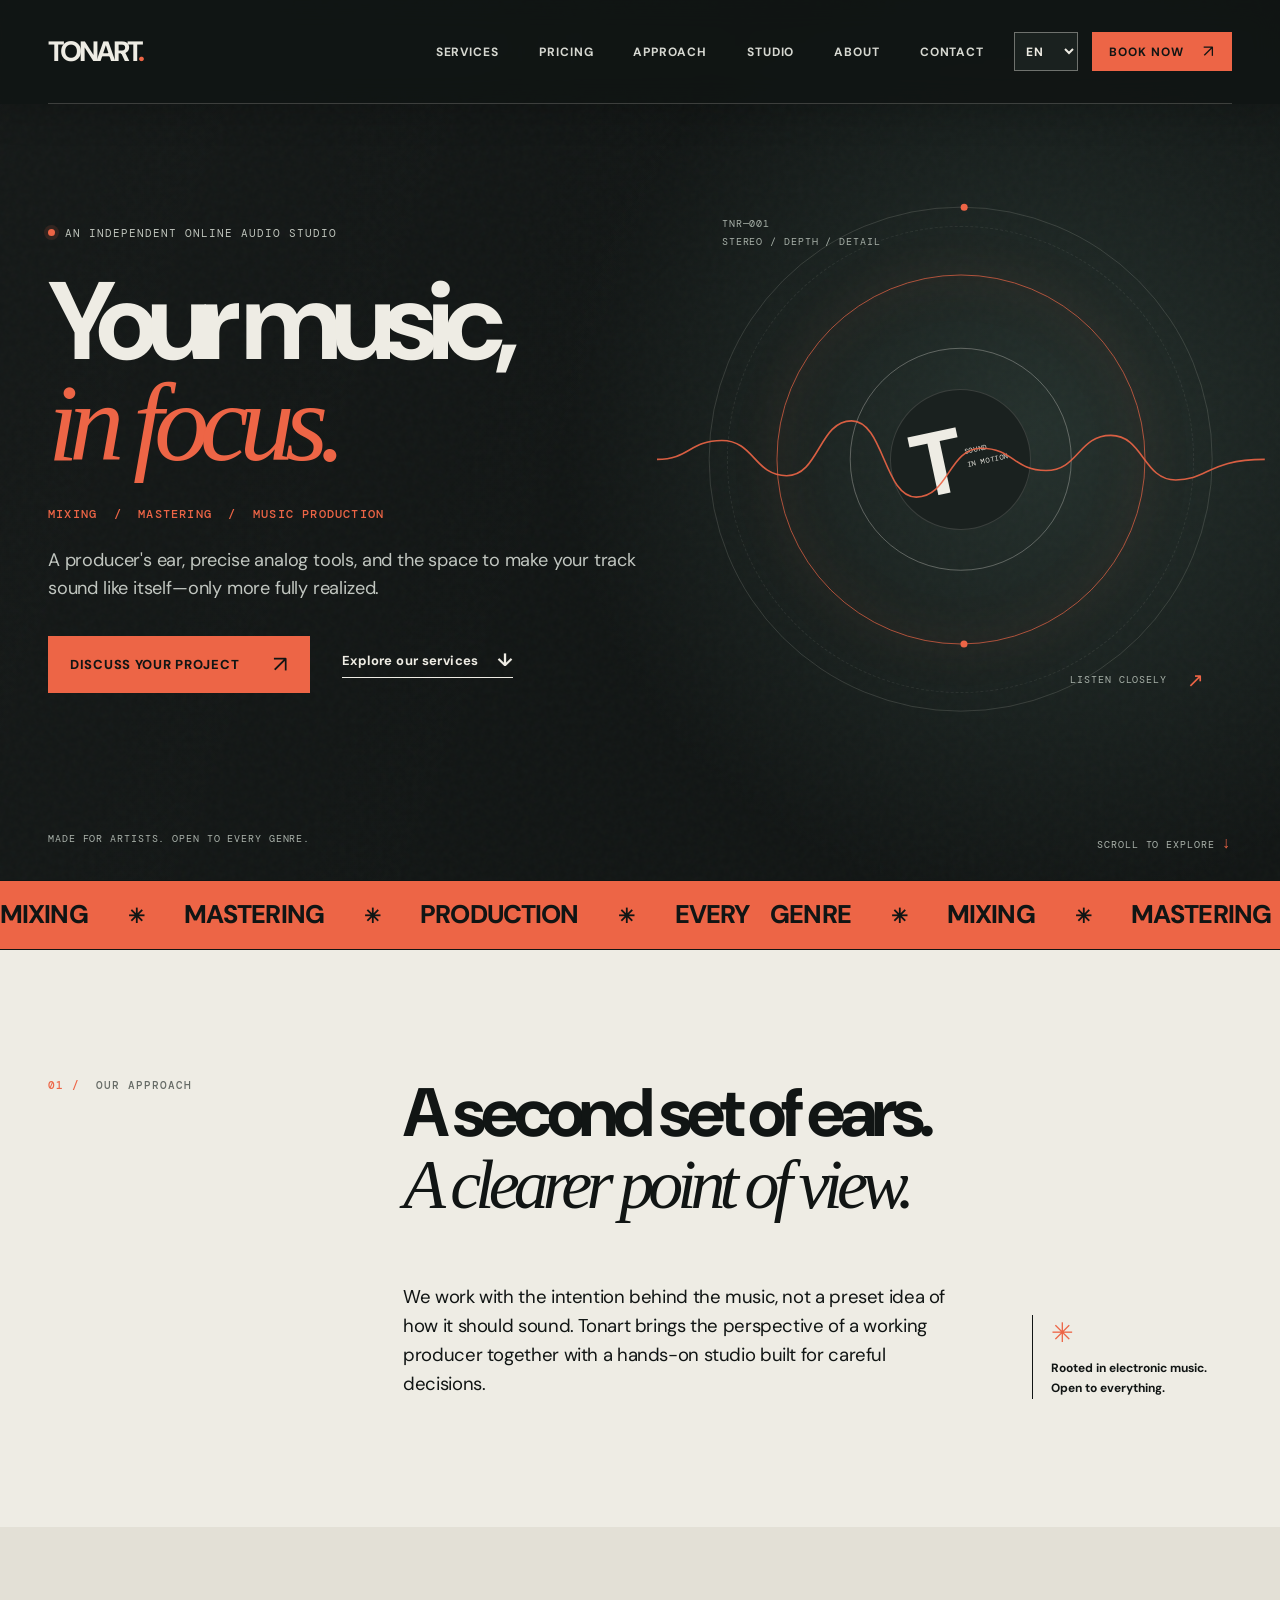
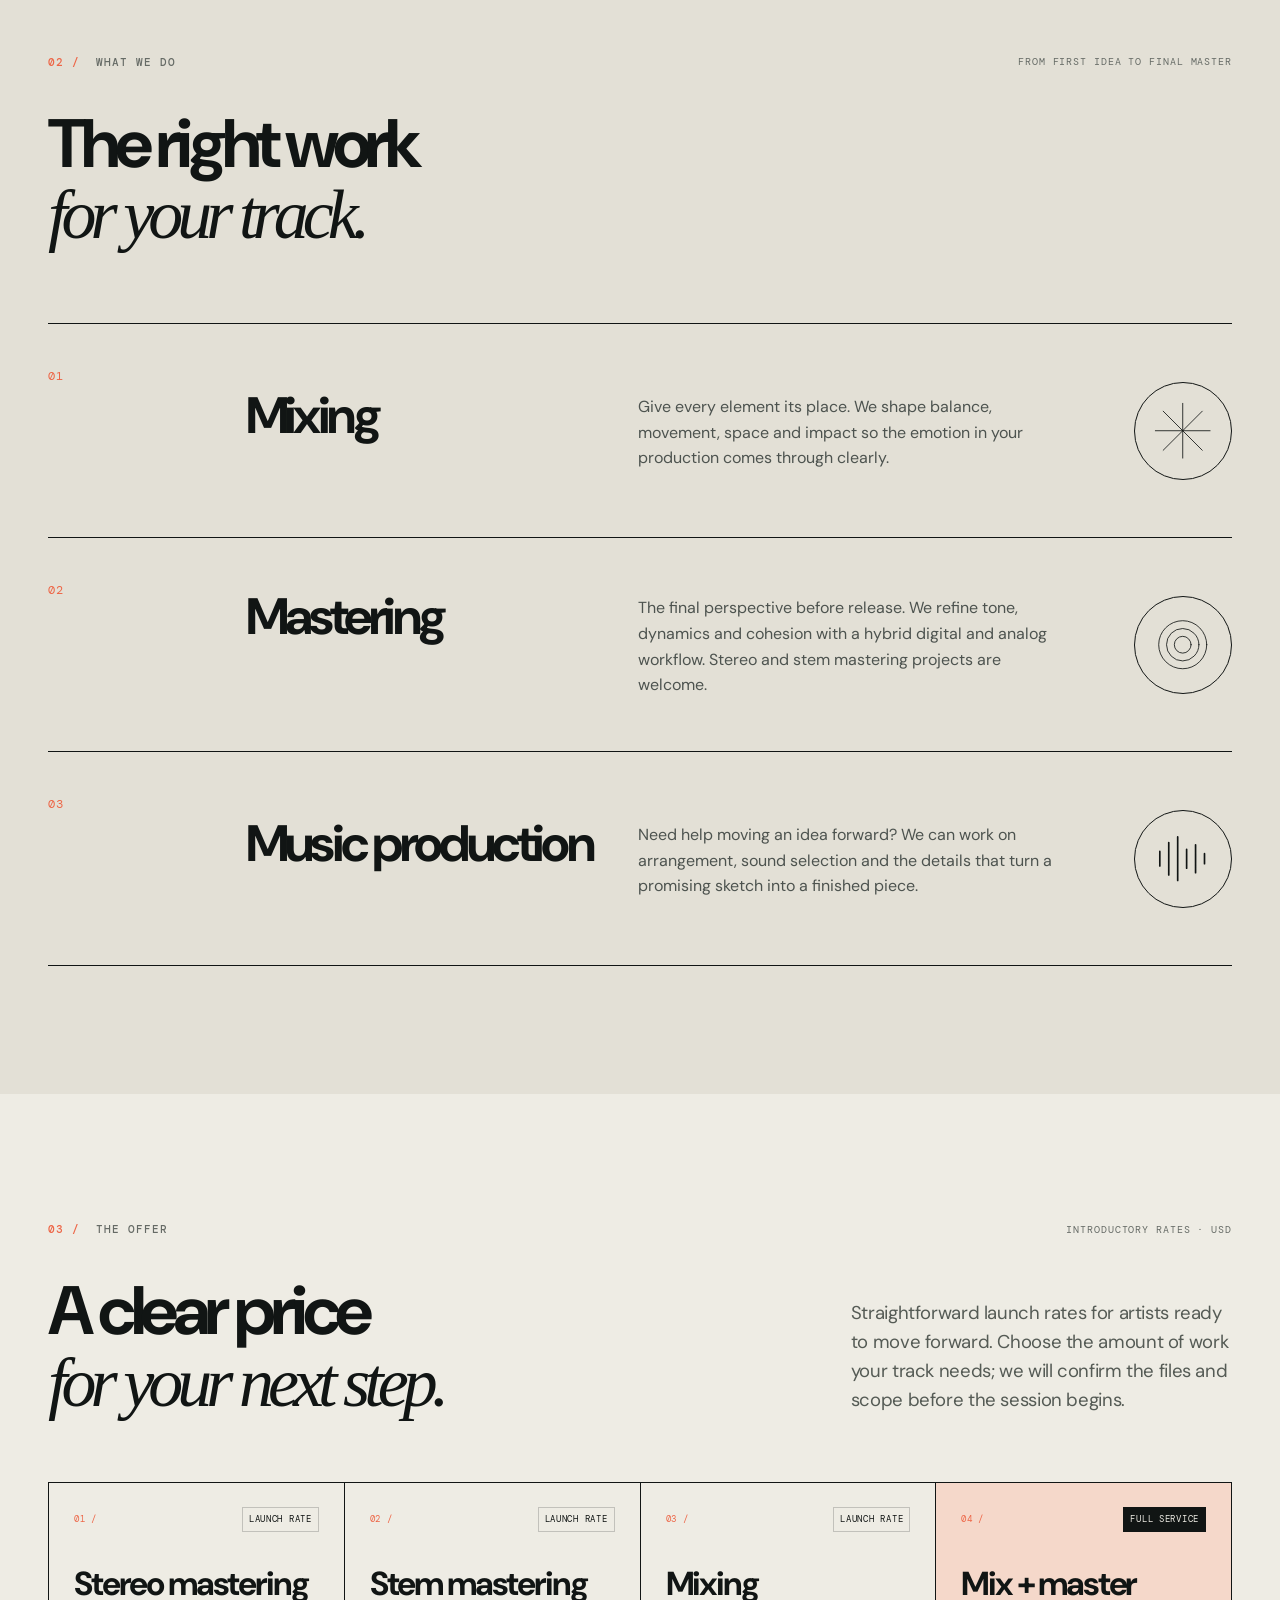
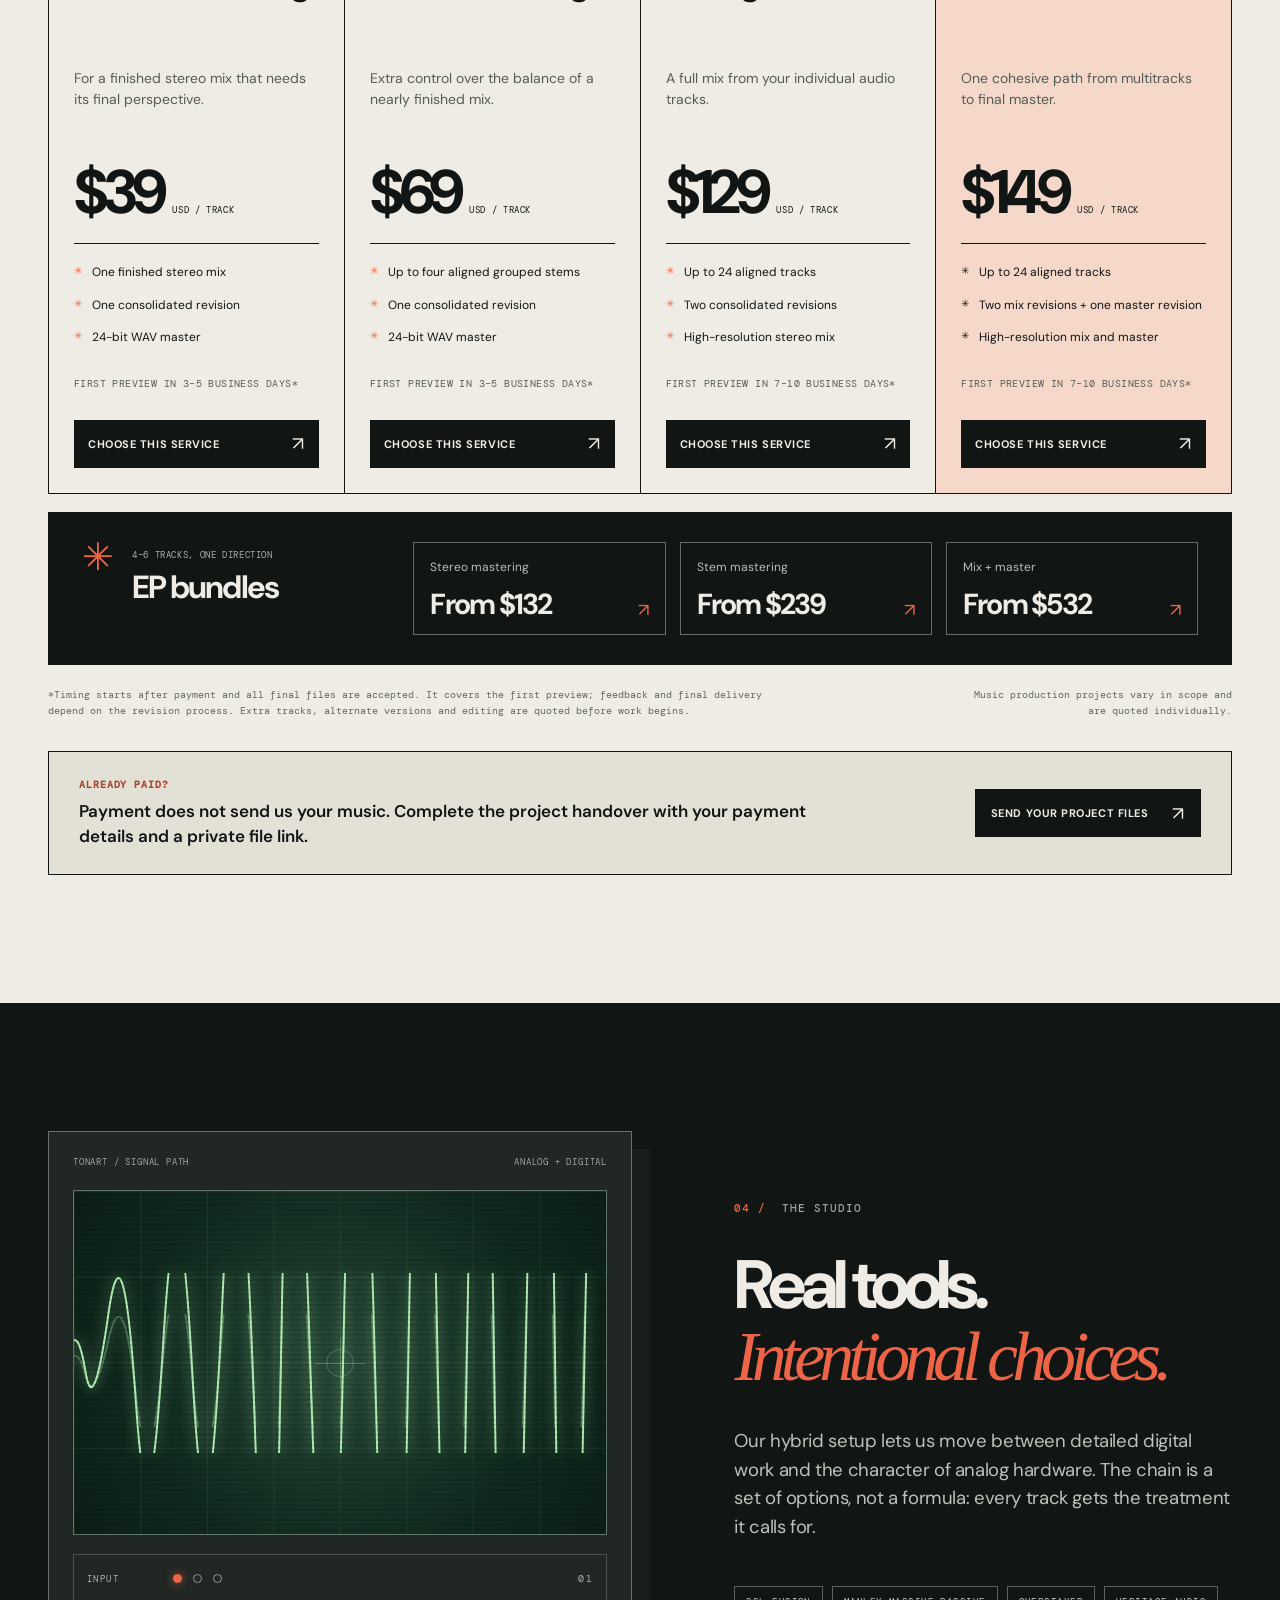
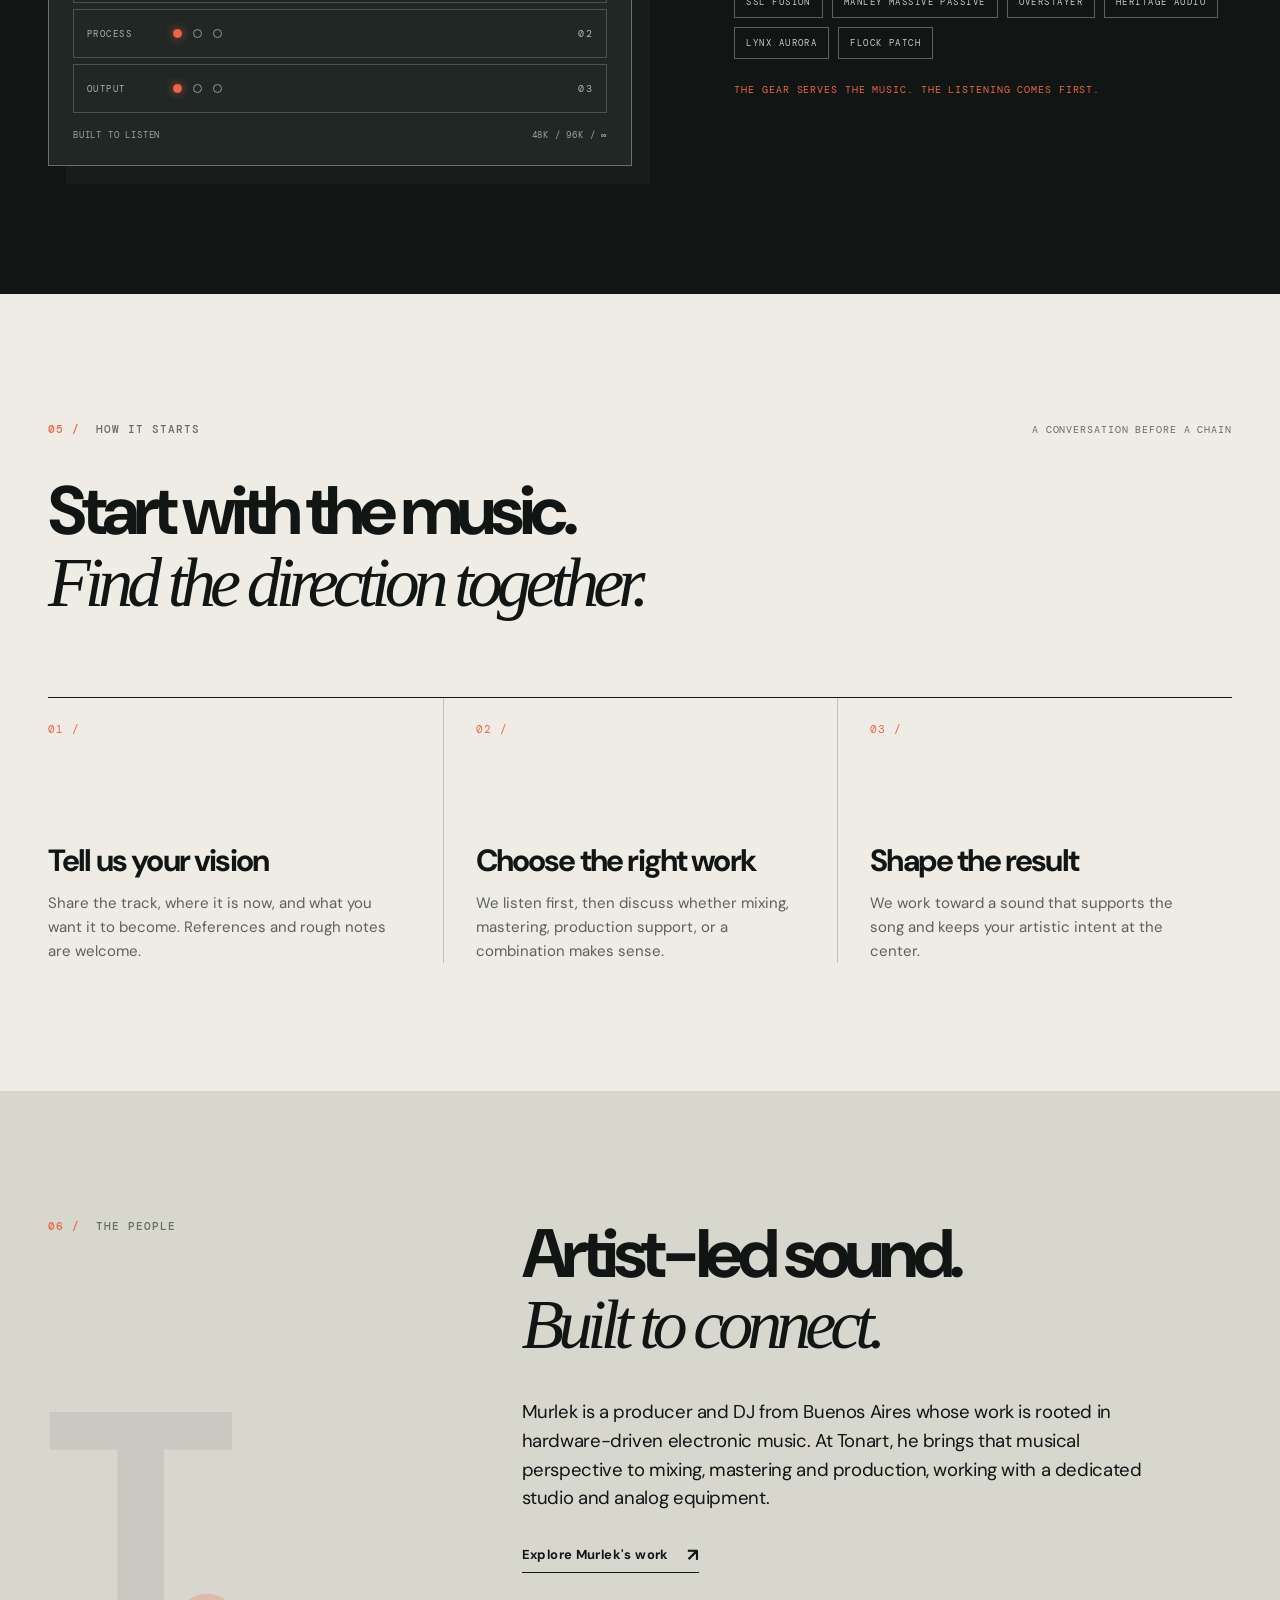
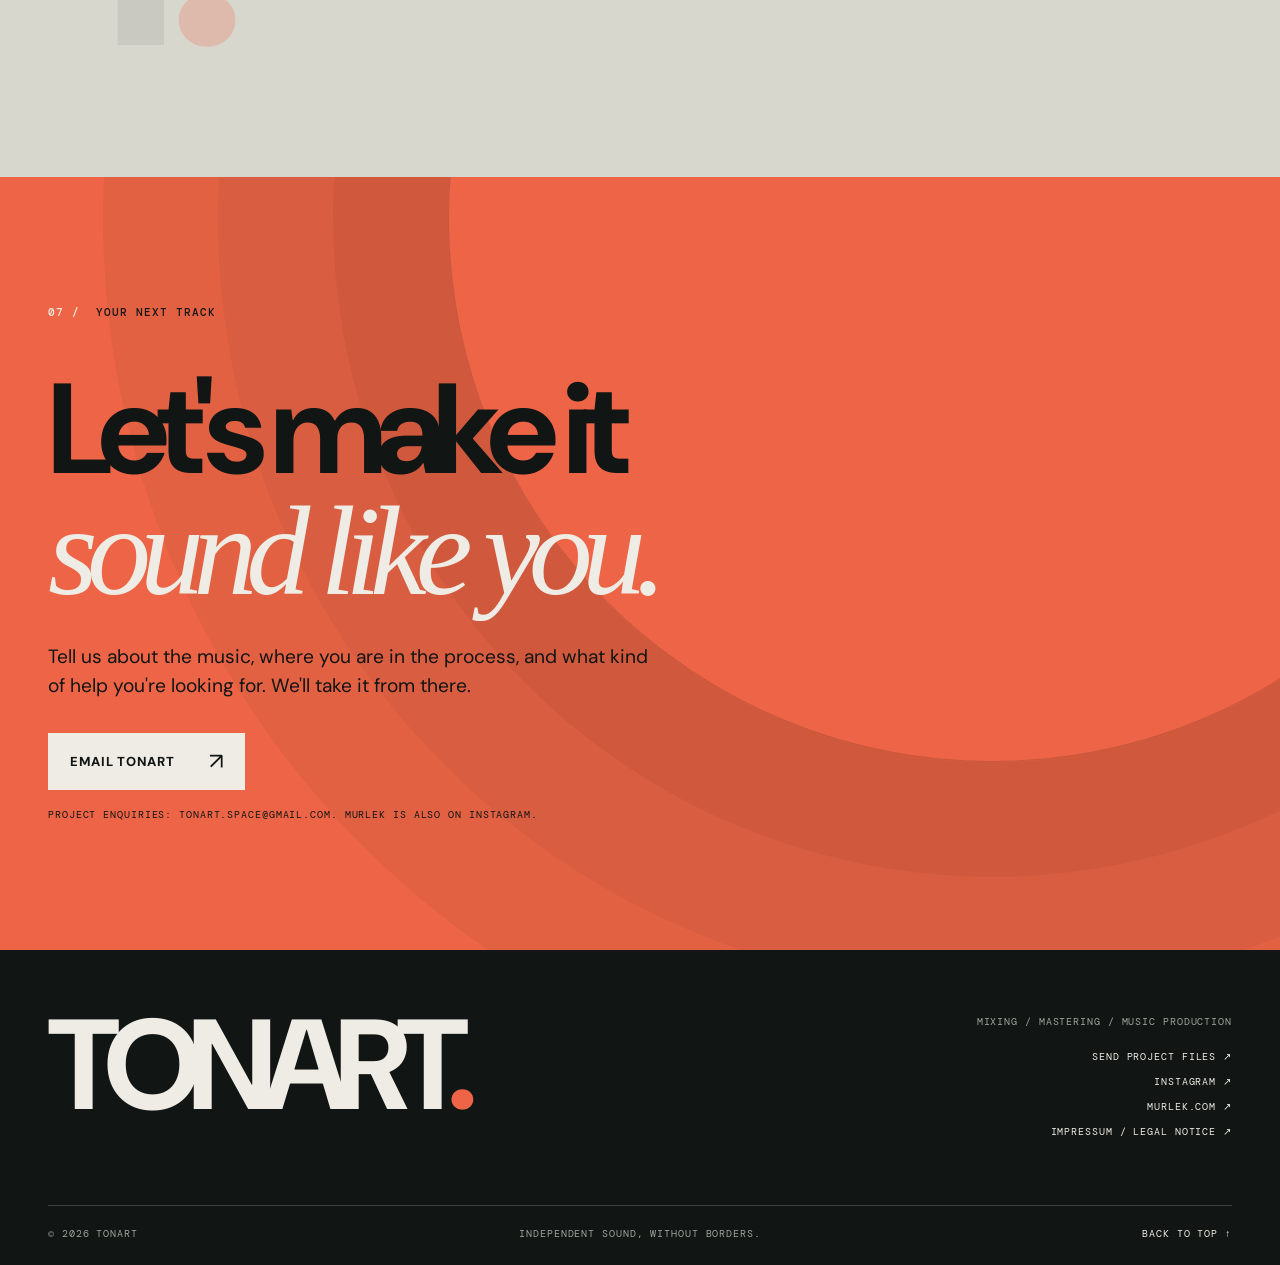
<file: index.html>
<!doctype html>
<html lang="en" class="home-page">
  <head>
    <meta charset="utf-8" />
    <meta name="viewport" content="width=device-width, initial-scale=1" />
    <meta name="theme-color" content="#111514" />
    <meta name="description" content="Tonart is an online studio for mixing, mastering and music production. Artist-led listening, a carefully chosen analog signal chain, and room for every genre." />
    <meta property="og:type" content="website" />
    <meta property="og:locale" content="en_US" />
    <meta property="og:title" content="Tonart — Mixing, Mastering & Music Production" />
    <meta property="og:description" content="An online studio for music in every form. Mixing, mastering and production with a producer's ear and real analog tools." />
    <meta property="og:image" content="https://tonart.space/assets/tonart-social.png" />
    <meta property="og:url" content="https://tonart.space/" />
    <meta name="twitter:card" content="summary_large_image" />
    <link rel="canonical" href="https://tonart.space/" />
    <link rel="icon" type="image/svg+xml" href="assets/favicon.svg" />
    <link rel="stylesheet" href="styles.css" />
    <script src="app.js" defer></script>
    <title>Tonart — Mixing, Mastering & Music Production</title>
  </head>
  <body>
    <a class="skip-link" href="#main" data-i18n="skip">Skip to content</a>
    <div id="top" aria-hidden="true"></div>

    <header class="site-header">
      <div class="header-inner shell">
        <a class="wordmark" href="#top" aria-label="Tonart home">TONART<span class="wordmark-dot">.</span></a>
        <nav class="site-nav" id="site-nav" aria-label="Primary navigation">
          <a href="#services" data-i18n="navServices">Services</a>
          <a href="#pricing" data-i18n="navPricing">Pricing</a>
          <a href="#approach" data-i18n="navApproach">Approach</a>
          <a href="#studio" data-i18n="navStudio">Studio</a>
          <a href="#about" data-i18n="navAbout">About</a>
          <a href="#contact" data-i18n="navContact">Contact</a>
          <a class="mobile-book-link" href="#pricing"><span data-i18n="navBookMobile">Pricing &amp; book</span><span aria-hidden="true">↗</span></a>
        </nav>
        <div class="header-actions">
          <select class="language-select" id="language-select" aria-label="Language">
            <option value="en">EN</option>
            <option value="es">ES</option>
            <option value="de">DE</option>
          </select>
          <a class="header-contact" href="#pricing"><span data-i18n="navBook">Book now</span><span aria-hidden="true">↗</span></a>
          <button class="menu-toggle" id="menu-toggle" type="button" aria-expanded="false" aria-controls="site-nav" aria-label="Open menu">
            <span></span><span></span>
          </button>
        </div>
      </div>
    </header>

    <main id="main">
      <section class="hero" aria-labelledby="hero-title">
        <div class="hero-grain" aria-hidden="true"></div>
        <div class="shell hero-layout">
          <div class="hero-copy">
            <div class="eyebrow hero-eyebrow"><span class="pulse-dot"></span><span data-i18n="heroEyebrow">An independent online audio studio</span></div>
            <h1 id="hero-title"><span data-i18n="heroTitle1">Your music,</span><br /><em data-i18n="heroTitle2">in focus.</em></h1>
            <p class="hero-service-line" data-i18n="heroServiceLine">MIXING&nbsp; / &nbsp;MASTERING&nbsp; / &nbsp;MUSIC PRODUCTION</p>
            <p class="hero-lede" data-i18n="heroLede">A producer's ear, precise analog tools, and the space to make your track sound like itself—only more fully realized.</p>
            <div class="hero-buttons">
              <a class="button button-bright" href="#contact"><span data-i18n="heroCta">Discuss your project</span><span aria-hidden="true">↗</span></a>
              <a class="text-link light" href="#services"><span data-i18n="heroSecondary">Explore our services</span><span aria-hidden="true">↓</span></a>
            </div>
          </div>
          <div class="hero-art" aria-hidden="true">
            <div class="art-meta art-meta-top" data-i18n-html="artMetaTop">TNR—001<br />STEREO / DEPTH / DETAIL</div>
            <div class="orbit orbit-outer"></div>
            <div class="orbit orbit-mid"></div>
            <div class="orbit orbit-inner"></div>
            <div class="art-center"><span class="art-monogram">T</span><span class="art-center-label" data-i18n-html="artCenterLabel">SOUND<br />IN MOTION</span></div>
            <svg class="wave-line" viewBox="0 0 600 190" preserveAspectRatio="none" role="presentation">
              <path d="M0 95 C32 95 32 73 64 73 S96 114 128 114 S160 50 192 50 S224 139 256 139 S288 82 320 82 S352 108 384 108 S416 67 448 67 S480 119 512 119 S544 95 600 95" />
            </svg>
            <div class="art-meta art-meta-bottom" data-i18n-html="artMetaBottom">LISTEN CLOSELY <span>↗</span></div>
          </div>
        </div>
        <div class="hero-bottom shell"><span data-i18n="heroBottomLeft">Made for artists. Open to every genre.</span><span><span data-i18n="heroScroll">SCROLL TO EXPLORE</span> <span aria-hidden="true">↓</span></span></div>
      </section>

      <div class="service-ribbon" aria-label="Mixing, mastering and music production">
        <div class="ribbon-track" aria-hidden="true" data-i18n-html="serviceRibbon">MIXING <span>✳</span> MASTERING <span>✳</span> PRODUCTION <span>✳</span> EVERY GENRE <span>✳</span> MIXING <span>✳</span> MASTERING <span>✳</span> PRODUCTION <span>✳</span> EVERY GENRE <span>✳</span></div>
      </div>

      <section class="intro section-pad" id="approach" aria-labelledby="intro-title">
        <div class="shell intro-grid">
          <div class="section-kicker"><span class="kicker-number">01 /</span> <span data-i18n="approachKicker">OUR APPROACH</span></div>
          <div>
            <h2 id="intro-title" class="section-heading" data-i18n-html="approachTitle">A second set of ears.<br /><em>A clearer point of view.</em></h2>
            <div class="intro-bottom">
              <p class="section-lede" data-i18n="approachText">We work with the intention behind the music, not a preset idea of how it should sound. Tonart brings the perspective of a working producer together with a hands-on studio built for careful decisions.</p>
              <div class="genre-note"><span class="asterisk">✳</span><p data-i18n="genreNote">Rooted in electronic music.<br />Open to everything.</p></div>
            </div>
          </div>
        </div>
      </section>

      <section class="services section-pad" id="services" aria-labelledby="services-title">
        <div class="shell">
          <div class="section-topline"><div class="section-kicker"><span class="kicker-number">02 /</span> <span data-i18n="servicesKicker">WHAT WE DO</span></div><span class="topline-side" data-i18n="servicesSide">FROM FIRST IDEA TO FINAL MASTER</span></div>
          <h2 id="services-title" class="section-heading" data-i18n-html="servicesTitle">The right work<br /><em>for your track.</em></h2>
          <div class="service-list">
            <article class="service-item">
              <div class="service-index">01</div>
              <div class="service-body"><h3 data-i18n="mixTitle">Mixing</h3><p data-i18n="mixText">Give every element its place. We shape balance, movement, space and impact so the emotion in your production comes through clearly.</p></div>
              <div class="service-mark" aria-hidden="true"><svg viewBox="0 0 110 110"><path d="M6 55h98M55 6v98M20 20l70 70M90 20 20 90"/></svg></div>
            </article>
            <article class="service-item">
              <div class="service-index">02</div>
              <div class="service-body"><h3 data-i18n="masterTitle">Mastering</h3><p data-i18n="masterText">The final perspective before release. We refine tone, dynamics and cohesion with a hybrid digital and analog workflow. Stereo and stem mastering projects are welcome.</p></div>
              <div class="service-mark service-mark-circles" aria-hidden="true"><svg viewBox="0 0 110 110"><circle cx="55" cy="55" r="43"/><circle cx="55" cy="55" r="29"/><circle cx="55" cy="55" r="15"/></svg></div>
            </article>
            <article class="service-item">
              <div class="service-index">03</div>
              <div class="service-body"><h3 data-i18n="productionTitle">Music production</h3><p data-i18n="productionText">Need help moving an idea forward? We can work on arrangement, sound selection and the details that turn a promising sketch into a finished piece.</p></div>
              <div class="service-mark service-mark-bars" aria-hidden="true"><svg viewBox="0 0 110 110"><path d="M14 68V42m16 42V26m16 68V16m16 56V38m16 42V30m16 34V46"/></svg></div>
            </article>
          </div>
        </div>
      </section>

      <section class="pricing section-pad" id="pricing" aria-labelledby="pricing-title">
        <div class="shell">
          <div class="section-topline"><div class="section-kicker"><span class="kicker-number">03 /</span> <span data-i18n="pricingKicker">THE OFFER</span></div><span class="topline-side" data-i18n="pricingSide">INTRODUCTORY RATES · USD</span></div>
          <div class="pricing-intro">
            <h2 id="pricing-title" class="section-heading" data-i18n-html="pricingTitle">A clear price<br /><em>for your next step.</em></h2>
            <p class="section-lede" data-i18n="pricingLede">Straightforward launch rates for artists ready to move forward. Choose the amount of work your track needs; we will confirm the files and scope before the session begins.</p>
          </div>
          <div class="price-grid">
            <article class="price-card">
              <div class="price-card-top"><span class="price-index">01 /</span><span class="price-tag" data-i18n="pricingLaunch">LAUNCH RATE</span></div>
              <h3 data-i18n="priceStereoTitle">Stereo mastering</h3>
              <p class="price-description" data-i18n="priceStereoDesc">For a finished stereo mix that needs its final perspective.</p>
              <div class="price-amount"><span>$39</span><small data-i18n="pricingPerTrack">USD / TRACK</small></div>
              <ul><li data-i18n="priceStereoItem1">One finished stereo mix</li><li data-i18n="priceStereoItem2">One consolidated revision</li><li data-i18n="priceStereoItem3">24-bit WAV master</li></ul>
              <p class="price-timing" data-i18n="pricingMasterTiming">First preview in 3–5 business days*</p>
              <a class="price-button" href="booking.html?service=stereo"><span data-i18n="pricingBook">Choose this service</span><span aria-hidden="true">↗</span></a>
            </article>
            <article class="price-card">
              <div class="price-card-top"><span class="price-index">02 /</span><span class="price-tag" data-i18n="pricingLaunch">LAUNCH RATE</span></div>
              <h3 data-i18n="priceStemTitle">Stem mastering</h3>
              <p class="price-description" data-i18n="priceStemDesc">Extra control over the balance of a nearly finished mix.</p>
              <div class="price-amount"><span>$69</span><small data-i18n="pricingPerTrack">USD / TRACK</small></div>
              <ul><li data-i18n="priceStemItem1">Up to four aligned grouped stems</li><li data-i18n="priceStemItem2">One consolidated revision</li><li data-i18n="priceStemItem3">24-bit WAV master</li></ul>
              <p class="price-timing" data-i18n="pricingMasterTiming">First preview in 3–5 business days*</p>
              <a class="price-button" href="booking.html?service=stem"><span data-i18n="pricingBook">Choose this service</span><span aria-hidden="true">↗</span></a>
            </article>
            <article class="price-card">
              <div class="price-card-top"><span class="price-index">03 /</span><span class="price-tag" data-i18n="pricingLaunch">LAUNCH RATE</span></div>
              <h3 data-i18n="priceMixTitle">Mixing</h3>
              <p class="price-description" data-i18n="priceMixDesc">A full mix from your individual audio tracks.</p>
              <div class="price-amount"><span>$129</span><small data-i18n="pricingPerTrack">USD / TRACK</small></div>
              <ul><li data-i18n="priceMixItem1">Up to 24 aligned tracks</li><li data-i18n="priceMixItem2">Two consolidated revisions</li><li data-i18n="priceMixItem3">High-resolution stereo mix</li></ul>
              <p class="price-timing" data-i18n="pricingMixTiming">First preview in 7–10 business days*</p>
              <a class="price-button" href="booking.html?service=mix"><span data-i18n="pricingBook">Choose this service</span><span aria-hidden="true">↗</span></a>
            </article>
            <article class="price-card price-card-featured">
              <div class="price-card-top"><span class="price-index">04 /</span><span class="price-tag" data-i18n="pricingMostComplete">FULL SERVICE</span></div>
              <h3 data-i18n="priceMixMasterTitle">Mix + master</h3>
              <p class="price-description" data-i18n="priceMixMasterDesc">One cohesive path from multitracks to final master.</p>
              <div class="price-amount"><span>$149</span><small data-i18n="pricingPerTrack">USD / TRACK</small></div>
              <ul><li data-i18n="priceMixMasterItem1">Up to 24 aligned tracks</li><li data-i18n="priceMixMasterItem2">Two mix revisions + one master revision</li><li data-i18n="priceMixMasterItem3">High-resolution mix and master</li></ul>
              <p class="price-timing" data-i18n="pricingMixTiming">First preview in 7–10 business days*</p>
              <a class="price-button" href="booking.html?service=mixmaster"><span data-i18n="pricingBook">Choose this service</span><span aria-hidden="true">↗</span></a>
            </article>
          </div>
          <div class="bundle-panel">
            <div class="bundle-heading"><span class="bundle-symbol" aria-hidden="true">✳</span><div><span class="bundle-overline" data-i18n="bundleOverline">4–6 TRACKS, ONE DIRECTION</span><h3 data-i18n="bundleTitle">EP bundles</h3></div></div>
            <div class="bundle-options">
              <a href="booking.html?service=ep-stereo"><span data-i18n="bundleStereo">Stereo mastering</span><strong data-i18n="bundleStereoPrice">From $132</strong><span aria-hidden="true">↗</span></a>
              <a href="booking.html?service=ep-stem"><span data-i18n="bundleStem">Stem mastering</span><strong data-i18n="bundleStemPrice">From $239</strong><span aria-hidden="true">↗</span></a>
              <a href="booking.html?service=ep-mixmaster"><span data-i18n="bundleMixMaster">Mix + master</span><strong data-i18n="bundleMixMasterPrice">From $532</strong><span aria-hidden="true">↗</span></a>
            </div>
          </div>
          <div class="pricing-footnotes"><p data-i18n="pricingFinePrint">*Timing starts after payment and all final files are accepted. It covers the first preview; feedback and final delivery depend on the revision process. Extra tracks, alternate versions and editing are quoted before work begins.</p><p data-i18n="pricingProductionNote">Music production projects vary in scope and are quoted individually.</p></div>
          <div class="pricing-handover">
            <div><span data-i18n="handoverEyebrow">ALREADY PAID?</span><p data-i18n="handoverPrompt">Payment does not send us your music. Complete the project handover with your payment details and a private file link.</p></div>
            <a href="handover.html"><span data-i18n="handoverLink">Send your project files</span><span aria-hidden="true">↗</span></a>
          </div>
        </div>
      </section>

      <section class="studio section-pad" id="studio" aria-labelledby="studio-title">
        <div class="shell studio-grid">
          <div class="studio-visual" aria-hidden="true">
            <div class="visual-top"><span data-i18n="visualSignalPath">TONART / SIGNAL PATH</span><span data-i18n="visualHybrid">ANALOG + DIGITAL</span></div>
            <div class="signal-display">
              <div class="signal-display-lines"></div>
              <div class="signal-wave signal-wave-a"></div>
              <div class="signal-wave signal-wave-b"></div>
              <div class="signal-crosshair"></div>
            </div>
            <div class="module-stack"><div><span data-i18n="visualInput">INPUT</span><i></i><i></i><i></i><b>01</b></div><div><span data-i18n="visualProcess">PROCESS</span><i></i><i></i><i></i><b>02</b></div><div><span data-i18n="visualOutput">OUTPUT</span><i></i><i></i><i></i><b>03</b></div></div>
            <div class="visual-bottom"><span data-i18n="visualListening">BUILT TO LISTEN</span><span>48K / 96K / ∞</span></div>
          </div>
          <div class="studio-copy">
            <div class="section-kicker"><span class="kicker-number">04 /</span> <span data-i18n="studioKicker">THE STUDIO</span></div>
            <h2 id="studio-title" class="section-heading" data-i18n-html="studioTitle">Real tools.<br /><em>Intentional choices.</em></h2>
            <p class="section-lede" data-i18n="studioText">Our hybrid setup lets us move between detailed digital work and the character of analog hardware. The chain is a set of options, not a formula: every track gets the treatment it calls for.</p>
            <div class="gear-list" aria-label="Studio equipment"><span>SSL FUSION</span><span>MANLEY MASSIVE PASSIVE</span><span>OVERSTAYER</span><span>HERITAGE AUDIO</span><span>LYNX AURORA</span><span>FLOCK PATCH</span></div>
            <p class="studio-footnote" data-i18n="studioFootnote">The gear serves the music. The listening comes first.</p>
          </div>
        </div>
      </section>

      <section class="process section-pad" aria-labelledby="process-title">
        <div class="shell">
          <div class="section-topline"><div class="section-kicker"><span class="kicker-number">05 /</span> <span data-i18n="processKicker">HOW IT STARTS</span></div><span class="topline-side" data-i18n="processSide">A CONVERSATION BEFORE A CHAIN</span></div>
          <h2 id="process-title" class="section-heading" data-i18n-html="processTitle">Start with the music.<br /><em>Find the direction together.</em></h2>
          <div class="process-grid">
            <div class="process-step"><span class="step-number">01 /</span><h3 data-i18n="step1Title">Tell us your vision</h3><p data-i18n="step1Text">Share the track, where it is now, and what you want it to become. References and rough notes are welcome.</p></div>
            <div class="process-step"><span class="step-number">02 /</span><h3 data-i18n="step2Title">Choose the right work</h3><p data-i18n="step2Text">We listen first, then discuss whether mixing, mastering, production support, or a combination makes sense.</p></div>
            <div class="process-step"><span class="step-number">03 /</span><h3 data-i18n="step3Title">Shape the result</h3><p data-i18n="step3Text">We work toward a sound that supports the song and keeps your artistic intent at the center.</p></div>
          </div>
        </div>
      </section>

      <section class="about section-pad" id="about" aria-labelledby="about-title">
        <div class="shell about-grid">
          <div class="about-label"><div class="section-kicker"><span class="kicker-number">06 /</span> <span data-i18n="aboutKicker">THE PEOPLE</span></div><div class="about-monogram" aria-hidden="true">T<span>.</span></div></div>
          <div class="about-copy"><h2 id="about-title" class="section-heading" data-i18n-html="aboutTitle">Artist-led sound.<br /><em>Built to connect.</em></h2><p class="section-lede" data-i18n="aboutText">Murlek is a producer and DJ from Buenos Aires whose work is rooted in hardware-driven electronic music. At Tonart, he brings that musical perspective to mixing, mastering and production, working with a dedicated studio and analog equipment.</p><a class="text-link dark" href="https://www.murlek.com/" target="_blank" rel="noopener noreferrer"><span data-i18n="aboutLink">Explore Murlek's work</span><span aria-hidden="true">↗</span></a></div>
        </div>
      </section>

      <section class="contact section-pad" id="contact" aria-labelledby="contact-title">
        <div class="contact-rings" aria-hidden="true"></div>
        <div class="shell contact-content"><div class="section-kicker"><span class="kicker-number">07 /</span> <span data-i18n="contactKicker">YOUR NEXT TRACK</span></div><h2 id="contact-title" data-i18n-html="contactTitle">Let's make it<br /><em>sound like you.</em></h2><p data-i18n="contactText">Tell us about the music, where you are in the process, and what kind of help you're looking for. We'll take it from there.</p><a class="button button-light" id="email-contact" href="mailto:tonart.space@gmail.com?subject=Tonart%20project%20enquiry"><span data-i18n="contactCta">Email Tonart</span><span aria-hidden="true">↗</span></a><span class="contact-note" data-i18n="contactNote">Project enquiries: tonart.space@gmail.com. Murlek is also on Instagram.</span></div>
      </section>
    </main>

    <footer class="site-footer"><div class="shell footer-top"><a class="footer-wordmark" href="#top">TONART<span>.</span></a><div class="footer-right"><p data-i18n="footerTagline">MIXING / MASTERING / MUSIC PRODUCTION</p><a href="handover.html" data-i18n="footerHandover">SEND PROJECT FILES ↗</a><a href="https://www.instagram.com/murlek.mrlk/" target="_blank" rel="noopener noreferrer">INSTAGRAM ↗</a><a href="https://www.murlek.com/" target="_blank" rel="noopener noreferrer">MURLEK.COM ↗</a><a href="impressum.html" data-i18n="footerLegal">IMPRESSUM / LEGAL NOTICE ↗</a></div></div><div class="shell footer-bottom"><span>© <span id="year">2026</span> TONART</span><span data-i18n="footerBottom">Independent sound, without borders.</span><a href="#top" data-i18n="backTop">BACK TO TOP ↑</a></div></footer>
  </body>
</html>
</file>
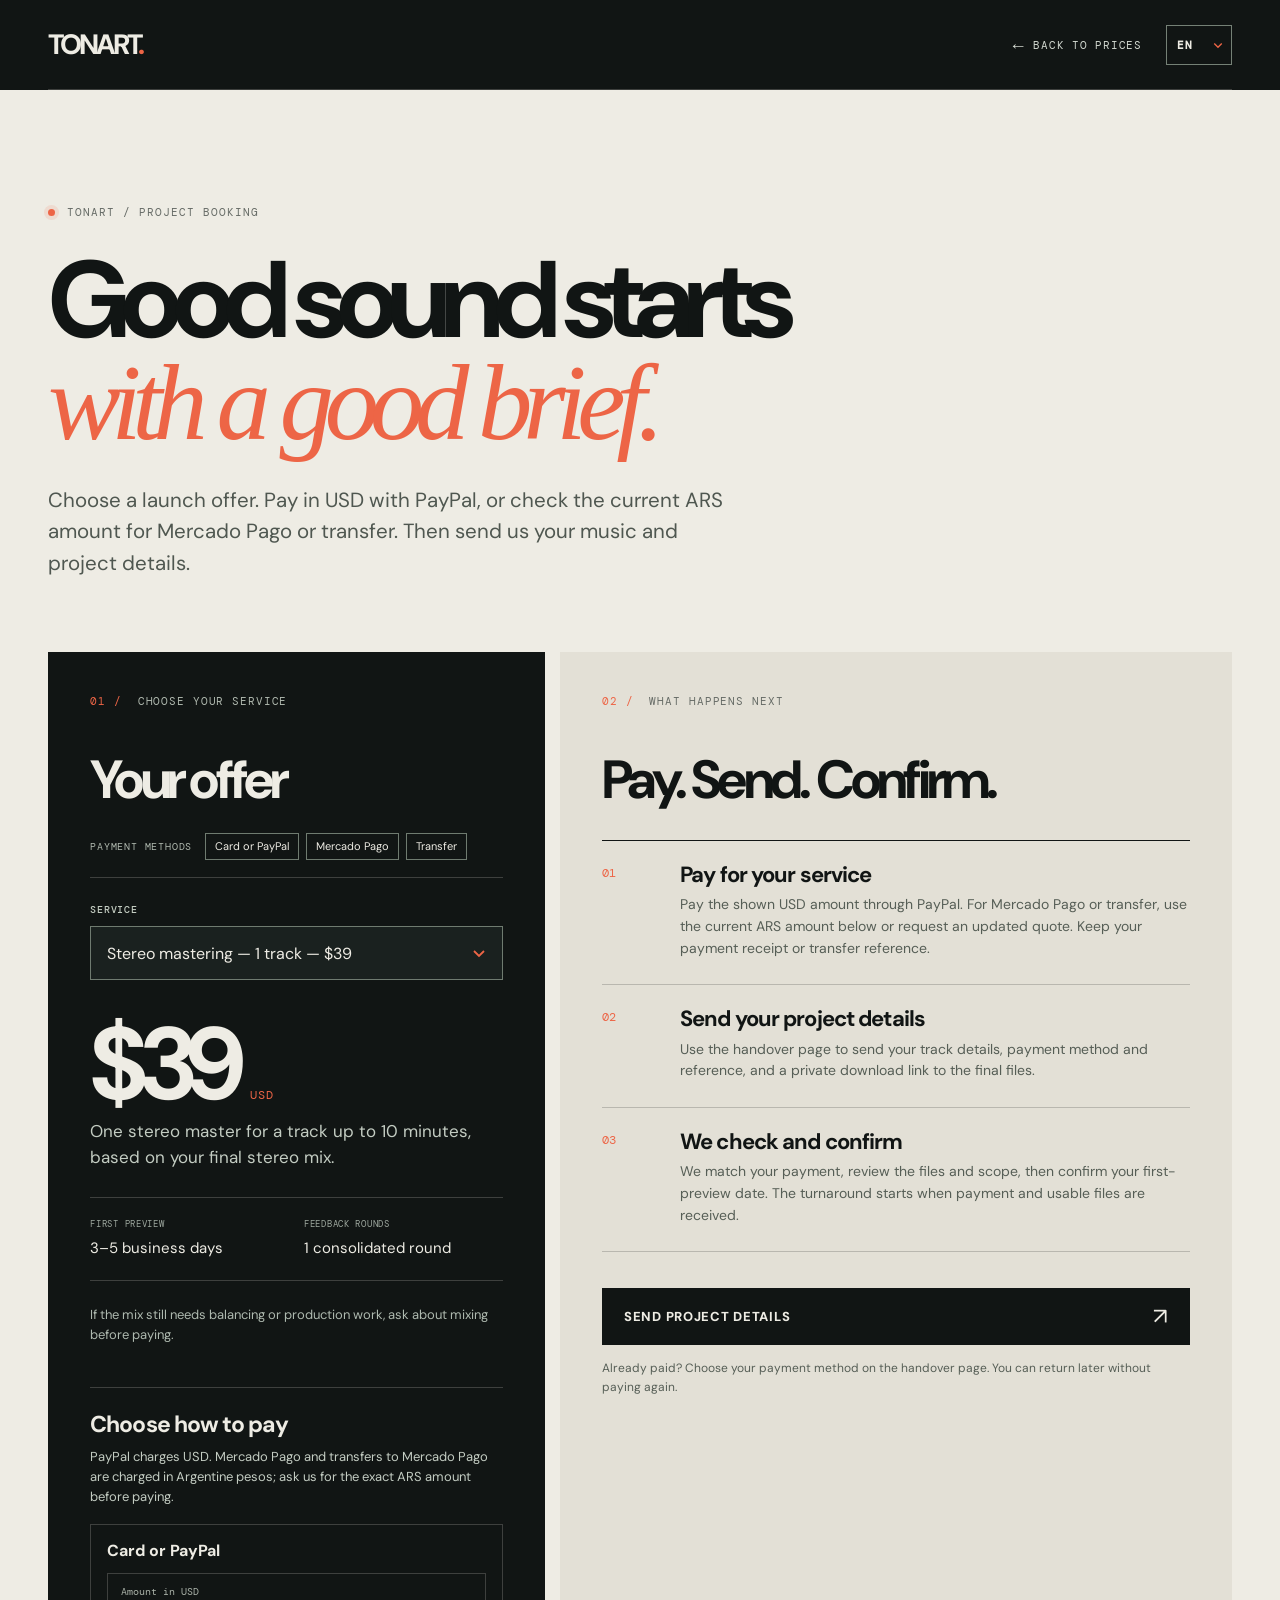
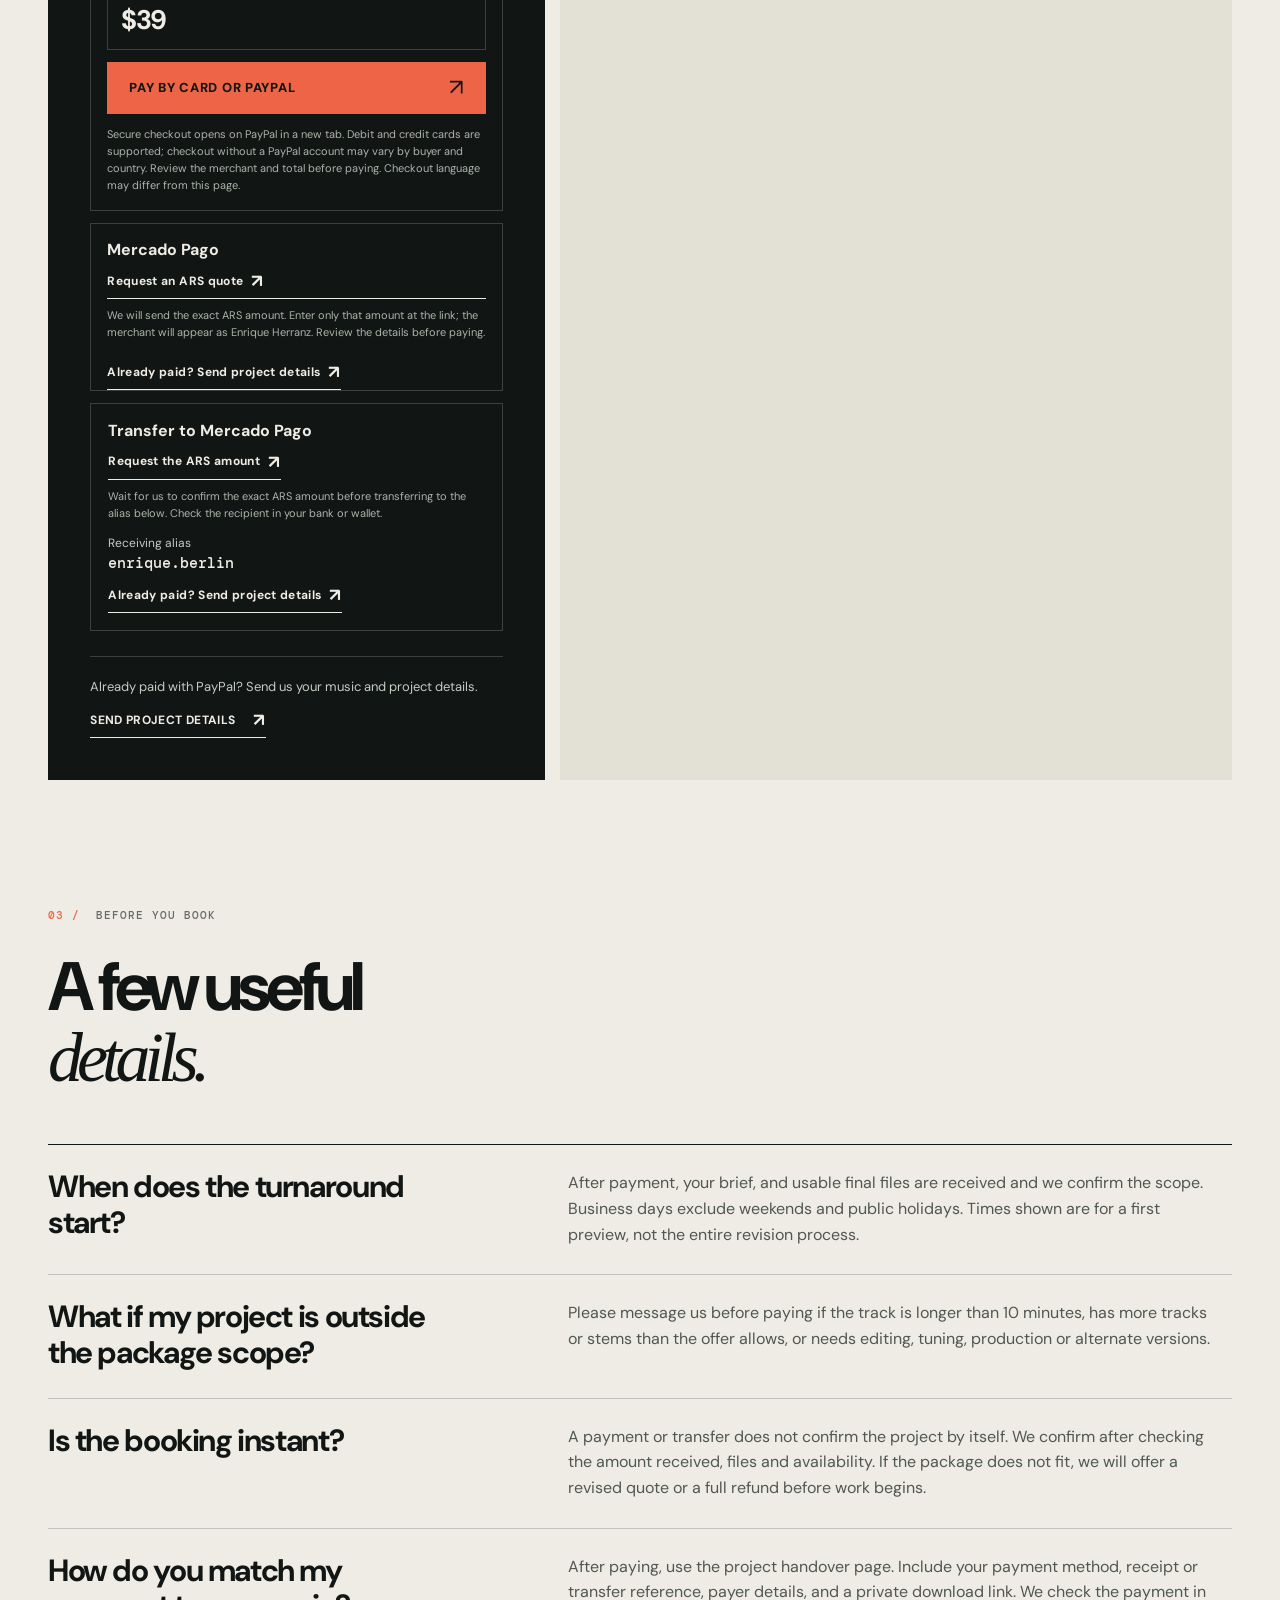
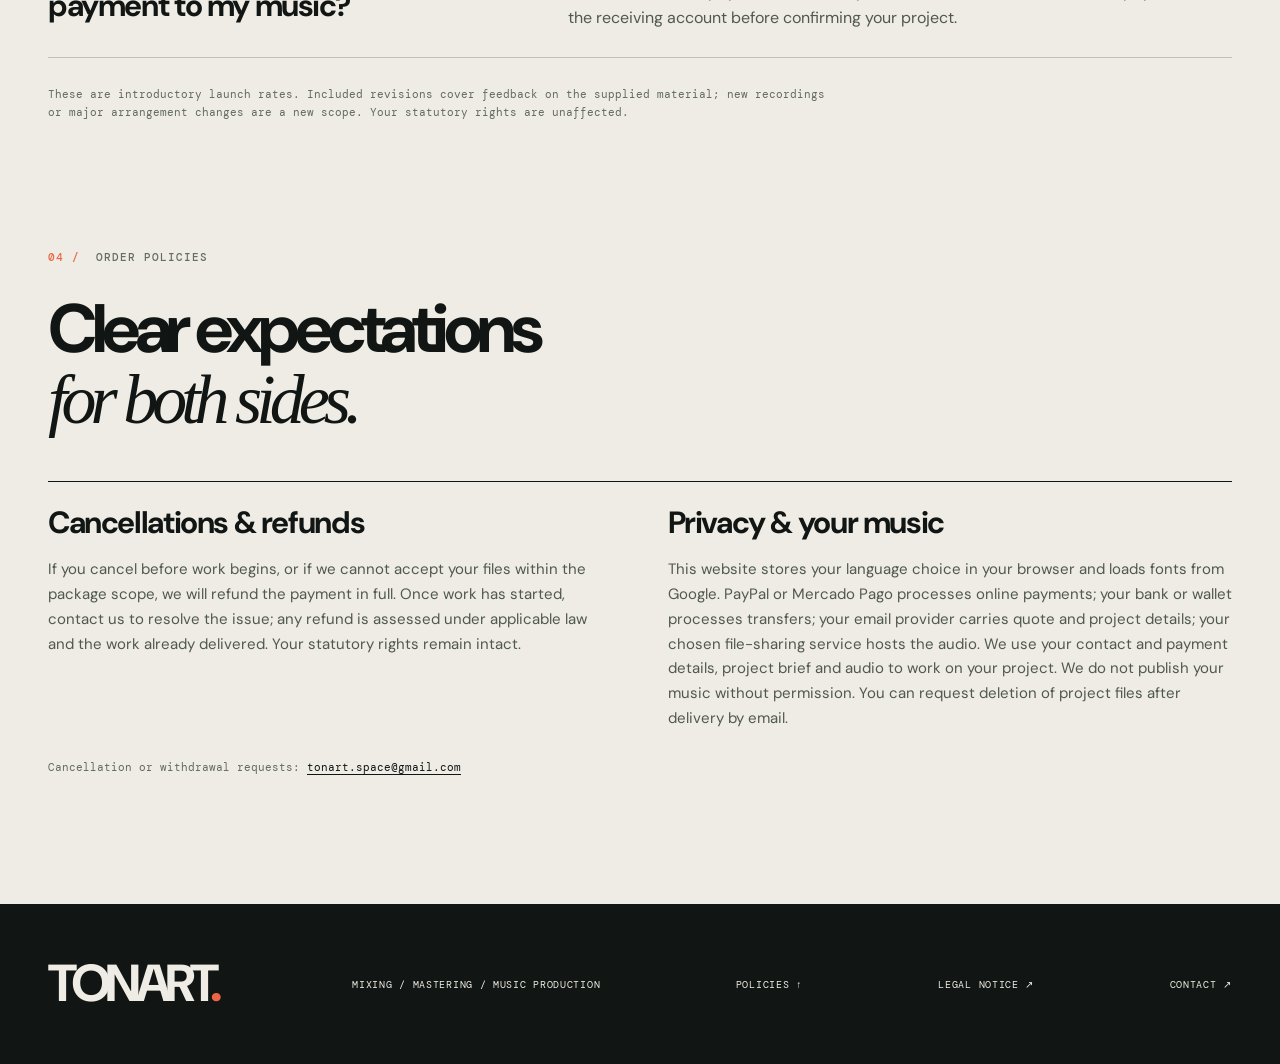
<file: booking.html>
<!doctype html>
<html lang="en">
  <head>
    <meta charset="utf-8" />
    <meta name="viewport" content="width=device-width, initial-scale=1" />
    <meta name="theme-color" content="#111514" />
    <meta name="description" content="Choose a Tonart mixing or mastering service, pay online, and send your project details and files." />
    <meta name="robots" content="noindex" />
    <link rel="icon" type="image/svg+xml" href="assets/favicon.svg" />
    <link rel="stylesheet" href="styles.css" />
    <link rel="stylesheet" href="booking.css?v=aligned-payment-cards-20261112" />
    <script src="booking.js?v=rounded-ars-20261113" defer></script>
    <title>Book a project — Tonart</title>
  </head>
  <body class="booking-page">
    <a class="skip-link" href="#booking-main" data-book-i18n="skip">Skip to content</a>
    <header class="booking-header">
      <div class="shell booking-header-inner">
        <a class="wordmark" href="index.html">TONART<span class="wordmark-dot">.</span></a>
        <div class="booking-header-actions">
          <a class="booking-back" href="index.html#pricing"><span aria-hidden="true">←</span> <span data-book-i18n="back">Back to prices</span></a>
          <label class="visually-hidden" for="language-select">Language / Idioma / Sprache</label>
          <select class="language-select" id="language-select" aria-label="Language / Idioma / Sprache">
            <option value="en">EN</option>
            <option value="es">ES</option>
            <option value="de">DE</option>
          </select>
        </div>
      </div>
    </header>

    <main id="booking-main">
      <section class="booking-intro shell">
        <div class="eyebrow booking-eyebrow"><span class="pulse-dot"></span><span data-book-i18n="eyebrow">TONART / PROJECT BOOKING</span></div>
        <h1 data-book-i18n-html="title">Good sound starts<br /><em>with a good brief.</em></h1>
        <p data-book-i18n="lede">Choose a launch offer. Pay in USD with PayPal, or check the current ARS amount for Mercado Pago or transfer. Then send us your music and project details.</p>
      </section>

      <section class="booking-content shell" aria-labelledby="booking-offer-title">
        <div class="booking-card offer-card">
          <div class="booking-card-kicker"><span>01 /</span> <span data-book-i18n="choose">CHOOSE YOUR SERVICE</span></div>
          <h2 id="booking-offer-title" data-book-i18n="offerTitle">Your offer</h2>
          <nav class="payment-jump" aria-labelledby="payment-jump-label">
            <span id="payment-jump-label" data-book-i18n="paymentJumpLabel">PAYMENT METHODS</span>
            <div>
              <a href="#paypal-payment-option" data-book-i18n="paypalTitle">Card or PayPal</a>
              <a href="#mp-payment-option">Mercado Pago</a>
              <a href="#transfer-payment-option" data-book-i18n="paymentJumpTransfer">Transfer</a>
            </div>
          </nav>
          <label class="field-label" for="service-select" data-book-i18n="serviceLabel">SERVICE</label>
          <select id="service-select" name="service"></select>
          <div class="ep-track-choice" id="ep-track-choice" hidden>
            <label class="field-label" for="ep-track-count" data-book-i18n="epTrackCountLabel">TRACKS IN YOUR EP</label>
            <select id="ep-track-count" name="tracks"><option value="4">4</option><option value="5">5</option><option value="6">6</option></select>
          </div>
          <div class="offer-price"><span id="service-price">$39</span><span>USD</span></div>
          <p class="offer-summary" id="service-summary"></p>
          <dl class="offer-details">
            <div><dt data-book-i18n="timelineLabel">FIRST PREVIEW</dt><dd id="service-timeline"></dd></div>
            <div><dt data-book-i18n="revisionLabel">FEEDBACK ROUNDS</dt><dd id="service-revisions"></dd></div>
          </dl>
          <p class="offer-caveat" id="service-caveat"></p>
          <div class="ars-payments" aria-labelledby="ars-payments-title">
            <h3 id="ars-payments-title" data-book-i18n="arsTitle">Choose how to pay</h3>
            <p class="ars-intro" data-book-i18n="arsIntro">PayPal charges USD. Mercado Pago and transfers to Mercado Pago are charged in Argentine pesos; ask us for the exact ARS amount before paying.</p>
            <p class="ars-rate-meta" id="ars-rate-meta" hidden></p>
            <div class="payment-method-grid">
              <div class="payment-method-card paypal-payment-option" id="paypal-payment-option">
                <h4 data-book-i18n="paypalTitle">Card or PayPal</h4>
                <p class="ars-amount paypal-amount"><span data-book-i18n="paypalAmountLabel">Amount in USD</span><strong id="paypal-usd-value">$39</strong></p>
                <a class="button button-bright booking-pay" id="pay-button" href="https://www.paypal.com/ncp/payment/EQD4VQUARW5SG" target="_blank" rel="noopener noreferrer"><span data-book-i18n="payButton">Pay by card or PayPal</span><span aria-hidden="true">↗</span></a>
                <a class="button button-bright booking-pay" id="ep-contact" href="mailto:tonart.space@gmail.com" hidden><span data-book-i18n="epContactButton">Contact us about this EP</span><span aria-hidden="true">↗</span></a>
                <p class="pay-note" id="pay-note" data-book-i18n="payNote" hidden>Secure checkout opens on PayPal in a new tab. Debit and credit cards are supported; checkout without a PayPal account may vary by buyer and country. Review the merchant and total before paying. Checkout language may differ from this page.</p>
                <p class="pay-note" id="pay-pending" hidden>Online checkout is temporarily unavailable. Please contact Tonart before paying.</p>
              </div>
              <div class="payment-method-card ars-payment-option mp-payment-option" id="mp-payment-option">
                <h4 data-book-i18n="mpTitle">Mercado Pago</h4>
                <p class="ars-amount" id="mp-ars-amount" aria-live="polite" hidden><span data-book-i18n="mpAmountLabel">Amount to enter</span><strong id="mp-ars-value"></strong></p>
                <a class="button ars-pay-link" id="mp-pay-link" hidden target="_blank" rel="noopener noreferrer"><span data-book-i18n="mpPayButton">Pay with Mercado Pago</span><span aria-hidden="true">↗</span></a>
                <a class="text-link ars-quote-link" id="mp-quote" href="mailto:tonart.space@gmail.com"><span data-book-i18n="mpQuoteButton">Request an ARS quote</span><span aria-hidden="true">↗</span></a>
                <p class="ars-payment-note" data-book-i18n="mpQuoteNote">We will send the exact ARS amount. Enter only that amount at the link; the merchant will appear as Enrique Herranz. Review the details before paying.</p>
                <a class="text-link ars-handover-link" id="mp-handover" href="handover.html?service=stereo&payment=mercadopago"><span data-book-i18n="arsHandoverButton">Already paid? Send project details</span><span aria-hidden="true">↗</span></a>
              </div>
            </div>
            <div class="ars-payment-option transfer-payment-option" id="transfer-payment-option">
              <h4 data-book-i18n="transferTitle">Transfer to Mercado Pago</h4>
              <p class="ars-amount" id="transfer-ars-amount" aria-live="polite" hidden><span data-book-i18n="transferAmountLabel">Amount to transfer</span><strong id="transfer-ars-value"></strong></p>
              <a class="text-link ars-quote-link" id="transfer-quote" href="mailto:tonart.space@gmail.com"><span data-book-i18n="transferQuoteButton">Request the ARS amount</span><span aria-hidden="true">↗</span></a>
              <p class="ars-payment-note" data-book-i18n="transferQuoteNote">Wait for us to confirm the exact ARS amount before transferring to the alias below. Check the recipient in your bank or wallet.</p>
              <p class="ars-transfer-alias" id="transfer-alias-row" hidden><span data-book-i18n="transferAliasLabel">Receiving alias</span><strong id="transfer-alias"></strong></p>
              <a class="text-link ars-handover-link" id="transfer-handover" href="handover.html?service=stereo&payment=transfer"><span data-book-i18n="arsHandoverButton">Already paid? Send project details</span><span aria-hidden="true">↗</span></a>
            </div>
          </div>
          <div class="offer-handover">
            <p data-book-i18n="handoverPrompt">Already paid with PayPal? Send us your music and project details.</p>
            <a class="text-link offer-handover-link" data-handover-link href="handover.html?service=stereo"><span data-book-i18n="handoverButton">Send project details</span><span aria-hidden="true">↗</span></a>
          </div>
        </div>

        <div class="booking-card steps-card">
          <div class="booking-card-kicker"><span>02 /</span> <span data-book-i18n="next">WHAT HAPPENS NEXT</span></div>
          <h2 data-book-i18n="stepsTitle">Pay. Send. Confirm.</h2>
          <ol class="booking-steps">
            <li><span>01</span><div><h3 data-book-i18n="step1Title">Pay for your service</h3><p data-book-i18n="step1Text">Pay the shown USD amount through PayPal. For Mercado Pago or transfer, use the current ARS amount below or request an updated quote. Keep your payment receipt or transfer reference.</p></div></li>
            <li><span>02</span><div><h3 data-book-i18n="step2Title">Send your project details</h3><p data-book-i18n="step2Text">Use the handover page to send your track details, payment method and reference, and a private download link to the final files.</p></div></li>
            <li><span>03</span><div><h3 data-book-i18n="step3Title">We check and confirm</h3><p data-book-i18n="step3Text">We match your payment, review the files and scope, then confirm your first-preview date. The turnaround starts when payment and usable files are received.</p></div></li>
          </ol>
          <a class="button booking-handover" data-handover-link href="handover.html?service=stereo"><span data-book-i18n="handoverButton">Send project details</span><span aria-hidden="true">↗</span></a>
          <p class="handover-note" data-book-i18n="handoverNote">Already paid? Choose your payment method on the handover page. You can return later without paying again.</p>
        </div>
      </section>

      <section class="booking-faq shell" aria-labelledby="booking-faq-title">
        <div class="section-kicker"><span class="kicker-number">03 /</span> <span data-book-i18n="faqKicker">BEFORE YOU BOOK</span></div>
        <h2 id="booking-faq-title" class="section-heading" data-book-i18n-html="faqTitle">A few useful<br /><em>details.</em></h2>
        <div class="faq-list">
          <div><h3 data-book-i18n="faq1Title">When does the turnaround start?</h3><p data-book-i18n="faq1Text">After payment, your brief, and usable final files are received and we confirm the scope. Business days exclude weekends and public holidays. Times shown are for a first preview, not the entire revision process.</p></div>
          <div><h3 data-book-i18n="faq2Title">What if my project is outside the package scope?</h3><p data-book-i18n="faq2Text">Please message us before paying if the track is longer than 10 minutes, has more tracks or stems than the offer allows, or needs editing, tuning, production or alternate versions.</p></div>
          <div><h3 data-book-i18n="faq3Title">Is the booking instant?</h3><p data-book-i18n="faq3Text">A payment or transfer does not confirm the project by itself. We confirm after checking the amount received, files and availability. If the package does not fit, we will offer a revised quote or a full refund before work begins.</p></div>
          <div><h3 data-book-i18n="faq4Title">How do you match my payment to my music?</h3><p data-book-i18n="faq4Text">After paying, use the project handover page. Include your payment method, receipt or transfer reference, payer details, and a private download link. We check the payment in the receiving account before confirming your project.</p></div>
        </div>
        <p class="booking-terms" data-book-i18n="terms">These are introductory launch rates. Included revisions cover feedback on the supplied material; new recordings or major arrangement changes are a new scope. Your statutory rights are unaffected.</p>
      </section>

      <section class="booking-policies shell" id="policies" aria-labelledby="policies-title">
        <div class="section-kicker"><span class="kicker-number">04 /</span> <span data-book-i18n="policiesKicker">ORDER POLICIES</span></div>
        <h2 id="policies-title" class="section-heading" data-book-i18n-html="policiesTitle">Clear expectations<br /><em>for both sides.</em></h2>
        <div class="policy-grid">
          <div><h3 data-book-i18n="refundTitle">Cancellations & refunds</h3><p data-book-i18n="refundText">If you cancel before work begins, or if we cannot accept your files within the package scope, we will refund the payment in full. Once work has started, contact us to resolve the issue; any refund is assessed under applicable law and the work already delivered. Your statutory rights remain intact.</p></div>
          <div><h3 data-book-i18n="privacyTitle">Privacy & your music</h3><p data-book-i18n="privacyText">This website stores your language choice in your browser and loads fonts from Google. PayPal or Mercado Pago processes online payments; your bank or wallet processes transfers; your email provider carries quote and project details; your chosen file-sharing service hosts the audio. We use your contact and payment details, project brief and audio to work on your project. We do not publish your music without permission. You can request deletion of project files after delivery by email.</p></div>
        </div>
        <p class="booking-terms"><span data-book-i18n="cancelRequest">Cancellation or withdrawal requests</span>: <a id="cancellation-email" href="mailto:tonart.space@gmail.com?subject=Tonart%20cancellation%20request">tonart.space@gmail.com</a></p>
      </section>
    </main>

    <footer class="booking-footer"><div class="shell"><a class="footer-wordmark" href="index.html">TONART<span>.</span></a><span data-book-i18n="footer">MIXING / MASTERING / MUSIC PRODUCTION</span><a href="#policies" data-book-i18n="policiesLink">POLICIES ↑</a><a href="impressum.html" data-book-i18n="legalLink">LEGAL NOTICE ↗</a><a href="index.html#contact" data-book-i18n="contact">CONTACT ↗</a></div></footer>
  </body>
</html>
</file>
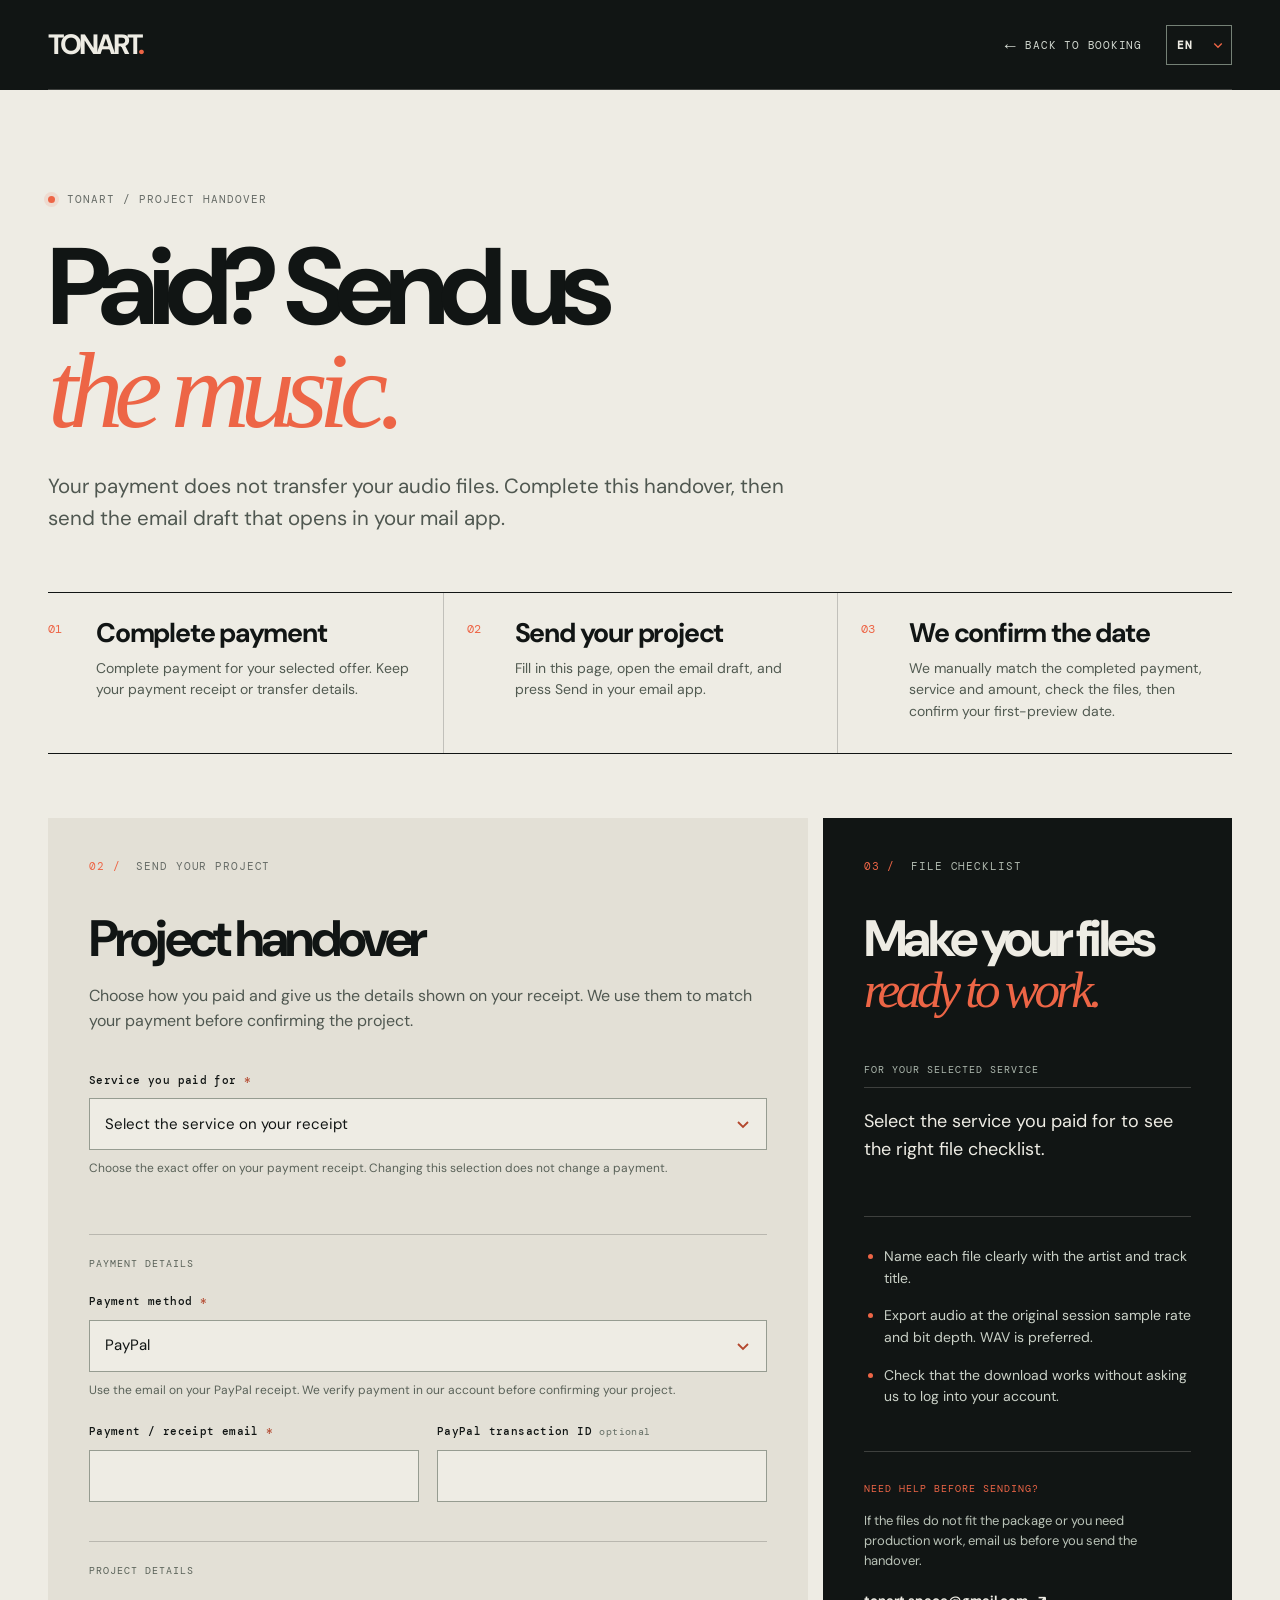
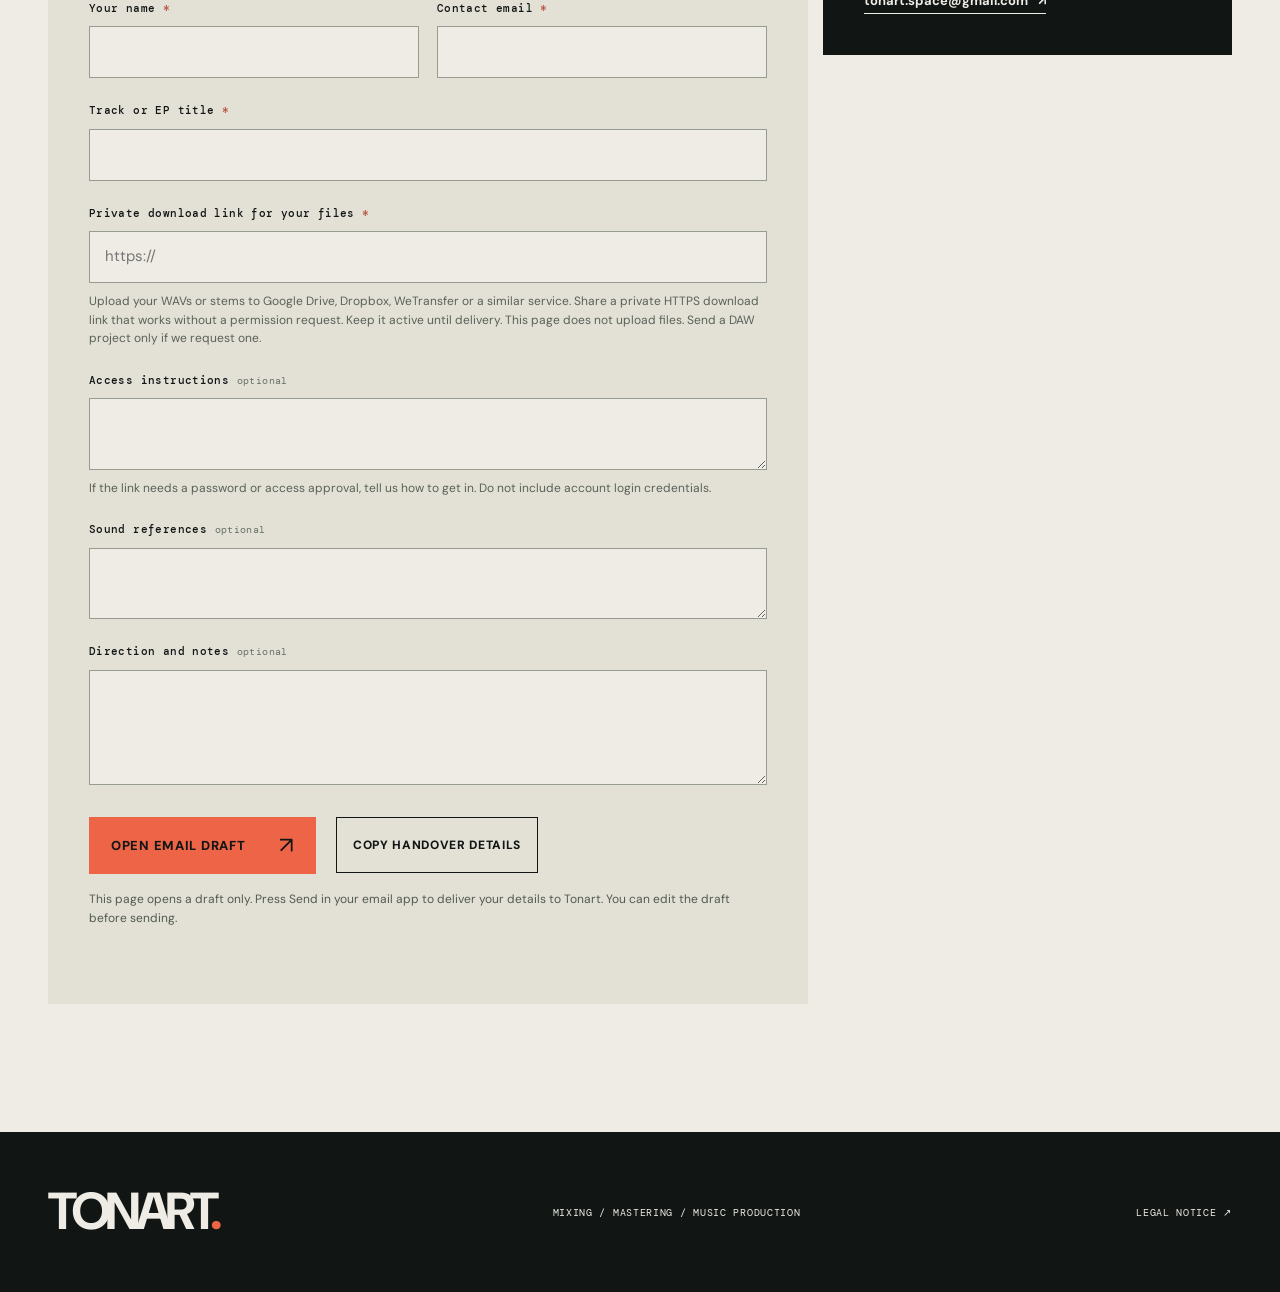
<file: handover.html>
<!doctype html>
<html lang="en">
  <head>
    <meta charset="utf-8" />
    <meta name="viewport" content="width=device-width, initial-scale=1" />
    <meta name="theme-color" content="#111514" />
    <meta name="description" content="Send Tonart your project details and a private download link after paying for mixing or mastering." />
    <meta name="robots" content="noindex" />
    <link rel="icon" type="image/svg+xml" href="assets/favicon.svg" />
    <link rel="stylesheet" href="styles.css" />
    <link rel="stylesheet" href="handover.css" />
    <script src="handover.js" defer></script>
    <title>Send your project — Tonart</title>
  </head>
  <body class="handover-page">
    <a class="skip-link" href="#handover-main" data-handover-i18n="skip">Skip to content</a>
    <header class="handover-header">
      <div class="shell handover-header-inner">
        <a class="wordmark" href="index.html" aria-label="Tonart home">TONART<span class="wordmark-dot">.</span></a>
        <div class="handover-header-actions">
          <a class="handover-back" id="booking-back" href="booking.html"><span aria-hidden="true">←</span> <span data-handover-i18n="back">Back to booking</span></a>
          <label class="visually-hidden" for="language-select">Language / Idioma / Sprache</label>
          <select class="language-select" id="language-select" aria-label="Language / Idioma / Sprache">
            <option value="en">EN</option>
            <option value="es">ES</option>
            <option value="de">DE</option>
          </select>
        </div>
      </div>
    </header>

    <main id="handover-main">
      <section class="handover-intro shell" aria-labelledby="handover-title">
        <div class="eyebrow handover-eyebrow"><span class="pulse-dot"></span><span data-handover-i18n="eyebrow">TONART / PROJECT HANDOVER</span></div>
        <h1 id="handover-title" data-handover-i18n-html="title">Paid? Send us<br /><em>the music.</em></h1>
        <p class="handover-lede" data-handover-i18n="lede">Your payment does not transfer your audio files. Complete this handover, then send the email draft that opens in your mail app.</p>
      </section>

      <section class="handover-process shell" aria-label="Handover process">
        <ol class="process-list">
          <li><span class="process-number">01</span><div><h2 data-handover-i18n="step1Title">Complete payment</h2><p data-handover-i18n="step1Text">Complete payment for your selected offer. Keep the email used at checkout and any transaction ID.</p></div></li>
          <li><span class="process-number">02</span><div><h2 data-handover-i18n="step2Title">Send your project</h2><p data-handover-i18n="step2Text">Fill in this page, open the email draft, and press Send in your email app.</p></div></li>
          <li><span class="process-number">03</span><div><h2 data-handover-i18n="step3Title">We confirm the date</h2><p data-handover-i18n="step3Text">We manually match the completed payment, service and amount, check the files, then confirm your first-preview date.</p></div></li>
        </ol>
      </section>

      <section class="handover-content shell" aria-labelledby="form-title">
        <div class="handover-form-card">
          <div class="card-kicker"><span>02 /</span> <span data-handover-i18n="formKicker">SEND YOUR PROJECT</span></div>
          <h2 id="form-title" data-handover-i18n="formTitle">Project handover</h2>
          <p class="form-intro" data-handover-i18n="formIntro">Choose how you paid and give us the details shown on your receipt. We use them to match your payment before confirming the project.</p>

          <form id="handover-form" novalidate>
            <div class="field-group service-field">
              <label for="service-select"><span data-handover-i18n="serviceLabel">Service you paid for</span> <span aria-hidden="true">*</span></label>
              <select id="service-select" name="service" required></select>
              <p class="field-help" id="service-help" data-handover-i18n="serviceHelp">Choose the exact offer on your payment receipt. Changing this selection does not change a payment.</p>
              <p class="selected-price" id="service-price" aria-live="polite"></p>
            </div>

            <div class="form-divider"><span data-handover-i18n="paymentDetails">PAYMENT DETAILS</span></div>
            <div class="field-group">
              <label for="payment-method"><span data-handover-i18n="paymentMethodLabel">Payment method</span> <span aria-hidden="true">*</span></label>
              <select id="payment-method" name="paymentMethod" required aria-describedby="payment-method-help">
                <option value="paypal">PayPal</option>
                <option value="mercadopago">Mercado Pago payment link</option>
                <option value="transfer">Transfer to Mercado Pago alias / CVU</option>
              </select>
              <p class="field-help" id="payment-method-help" aria-live="polite"></p>
            </div>
            <div class="form-grid">
              <div class="field-group">
                <label for="payer-email"><span id="payer-email-label" data-handover-i18n="payerEmailLabel">Payment / receipt email</span> <span id="payer-email-required" aria-hidden="true">*</span> <span class="optional" id="payer-email-optional" hidden></span></label>
                <input id="payer-email" name="payerEmail" type="email" autocomplete="email" inputmode="email" required maxlength="254" />
              </div>
              <div class="field-group">
                <label for="transaction-id"><span id="transaction-label">PayPal transaction ID</span> <span class="optional" data-handover-i18n="optional">optional</span></label>
                <input id="transaction-id" name="transactionId" type="text" autocomplete="off" maxlength="80" />
              </div>
            </div>
            <div class="form-grid" id="ars-payment-fields" hidden>
              <div class="field-group">
                <label for="payment-amount"><span data-handover-i18n="arsAmountLabel">Amount paid (ARS)</span> <span aria-hidden="true">*</span></label>
                <input id="payment-amount" name="paymentAmount" type="number" inputmode="decimal" min="0.01" step="0.01" />
              </div>
              <div class="field-group" id="transfer-sender-field" hidden>
                <label for="transfer-sender"><span data-handover-i18n="transferSenderLabel">Name on the sending account</span> <span aria-hidden="true">*</span></label>
                <input id="transfer-sender" name="transferSender" type="text" autocomplete="name" maxlength="120" />
              </div>
            </div>

            <div class="form-divider"><span data-handover-i18n="projectDetails">PROJECT DETAILS</span></div>
            <div class="form-grid">
              <div class="field-group">
                <label for="contact-name"><span data-handover-i18n="contactNameLabel">Your name</span> <span aria-hidden="true">*</span></label>
                <input id="contact-name" name="contactName" type="text" autocomplete="name" required maxlength="120" />
              </div>
              <div class="field-group">
                <label for="contact-email"><span data-handover-i18n="contactEmailLabel">Contact email</span> <span aria-hidden="true">*</span></label>
                <input id="contact-email" name="contactEmail" type="email" autocomplete="email" inputmode="email" required maxlength="254" />
              </div>
            </div>
            <div class="field-group">
              <label for="project-title"><span data-handover-i18n="projectTitleLabel">Track or EP title</span> <span aria-hidden="true">*</span></label>
              <input id="project-title" name="projectTitle" type="text" required maxlength="160" />
            </div>
            <div class="field-group">
              <label for="download-url"><span data-handover-i18n="downloadLabel">Private download link for your files</span> <span aria-hidden="true">*</span></label>
              <input id="download-url" name="downloadUrl" type="url" inputmode="url" autocomplete="url" placeholder="https://" required maxlength="1800" aria-describedby="download-help" />
              <p class="field-help" id="download-help" data-handover-i18n="downloadHelp">Upload your WAVs or stems to Google Drive, Dropbox, WeTransfer or a similar service. Share a private HTTPS download link that works without a permission request. Keep it active until delivery. This page does not upload files.</p>
            </div>
            <div class="field-group">
              <label for="access-instructions"><span data-handover-i18n="accessLabel">Access instructions</span> <span class="optional" data-handover-i18n="optional">optional</span></label>
              <textarea id="access-instructions" name="accessInstructions" rows="2" maxlength="400" aria-describedby="access-help"></textarea>
              <p class="field-help" id="access-help" data-handover-i18n="accessHelp">If the link needs a password or access approval, tell us how to get in. Do not include account login credentials.</p>
            </div>
            <div class="field-group">
              <label for="references"><span data-handover-i18n="referencesLabel">Sound references</span> <span class="optional" data-handover-i18n="optional">optional</span></label>
              <textarea id="references" name="references" rows="2" maxlength="400"></textarea>
            </div>
            <div class="field-group">
              <label for="notes"><span data-handover-i18n="notesLabel">Direction and notes</span> <span class="optional" data-handover-i18n="optional">optional</span></label>
              <textarea id="notes" name="notes" rows="4" maxlength="700"></textarea>
            </div>

            <div class="handover-actions">
              <button class="button handover-send" type="submit"><span data-handover-i18n="openDraft">Open email draft</span><span aria-hidden="true">↗</span></button>
              <button class="handover-copy" id="copy-details" type="button" data-handover-i18n="copyDetails">Copy handover details</button>
            </div>
            <p class="send-note" data-handover-i18n="sendNote">This page opens a draft only. Press Send in your email app to deliver your details to Tonart. You can edit the draft before sending.</p>
            <p class="handover-status" id="handover-status" role="status" aria-live="polite"></p>
            <div class="manual-copy" id="manual-copy" hidden>
              <label for="manual-copy-text" data-handover-i18n="manualCopyLabel">Copy this text into an email to tonart.space@gmail.com</label>
              <textarea id="manual-copy-text" rows="12" readonly></textarea>
            </div>
          </form>
        </div>

        <aside class="handover-guide" aria-labelledby="guide-title">
          <div class="card-kicker"><span>03 /</span> <span data-handover-i18n="guideKicker">FILE CHECKLIST</span></div>
          <h2 id="guide-title" data-handover-i18n-html="guideTitle">Make your files<br /><em>ready to work.</em></h2>
          <p class="guide-service-label" data-handover-i18n="forService">FOR YOUR SELECTED SERVICE</p>
          <p class="guide-service" id="file-hint" aria-live="polite"></p>
          <ul class="guide-list">
            <li data-handover-i18n="guide1">Name each file clearly with the artist and track title.</li>
            <li data-handover-i18n="guide2">Export audio at the original session sample rate and bit depth. WAV is preferred.</li>
            <li data-handover-i18n="guide3">Check that the download works without asking us to log into your account.</li>
          </ul>
          <div class="guide-note">
            <span data-handover-i18n="needHelpKicker">NEED HELP BEFORE SENDING?</span>
            <p data-handover-i18n="needHelpText">If the files do not fit the package or you need production work, email us before you send the handover.</p>
            <a href="mailto:tonart.space@gmail.com?subject=Tonart%20project%20question">tonart.space@gmail.com <span aria-hidden="true">↗</span></a>
          </div>
        </aside>
      </section>
    </main>

    <footer class="handover-footer">
      <div class="shell">
        <a class="footer-wordmark" href="index.html">TONART<span>.</span></a>
        <span data-handover-i18n="footer">MIXING / MASTERING / MUSIC PRODUCTION</span>
        <a href="impressum.html" data-handover-i18n="legal">LEGAL NOTICE ↗</a>
      </div>
    </footer>
  </body>
</html>
</file>
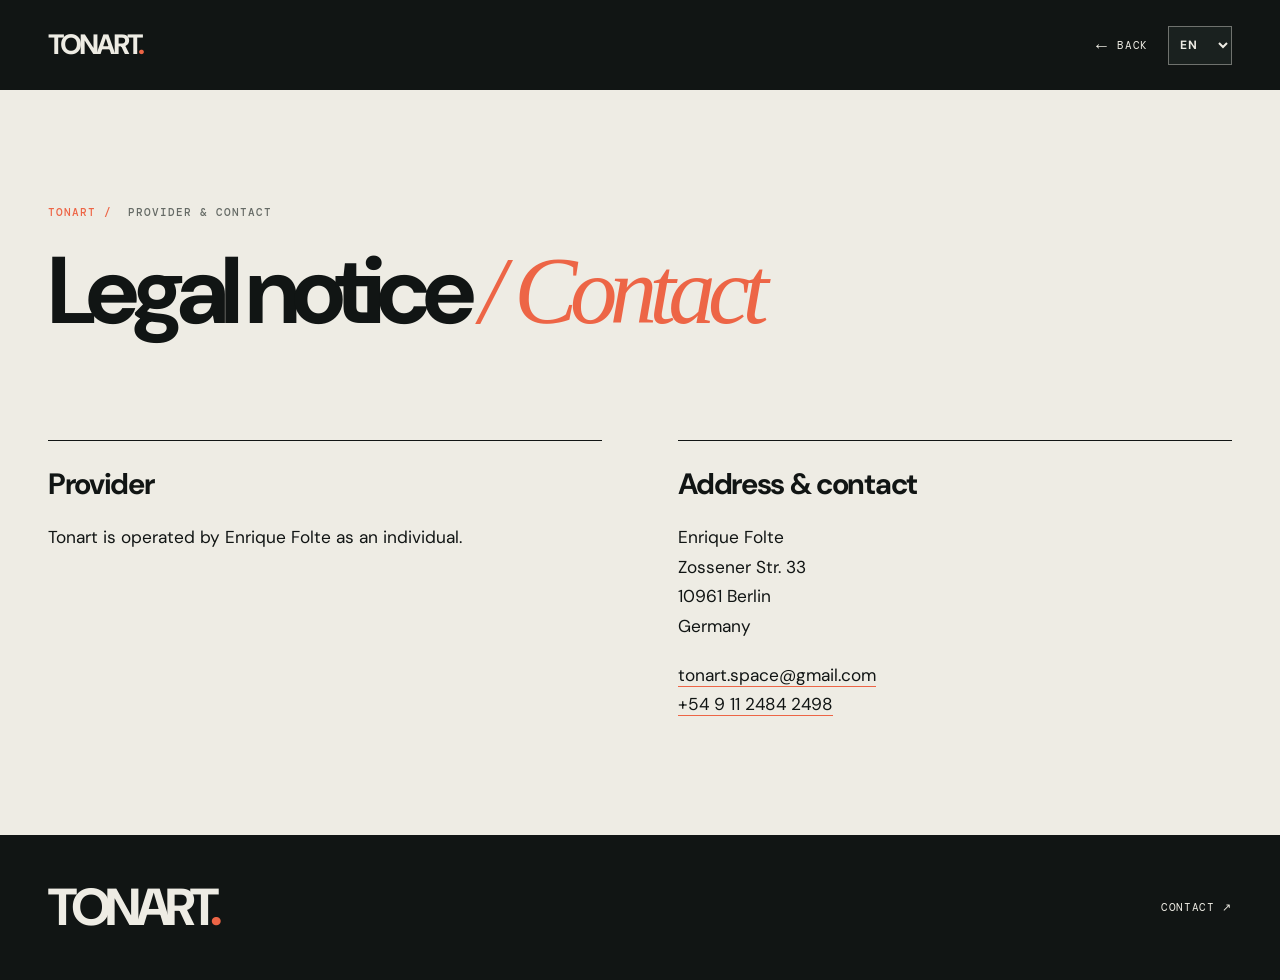
<file: impressum.html>
<!doctype html>
<html lang="de">
  <head>
    <meta charset="utf-8" />
    <meta name="viewport" content="width=device-width, initial-scale=1" />
    <meta name="theme-color" content="#111514" />
    <meta name="description" content="Impressum und Kontaktangaben für Tonart." />
    <link rel="icon" type="image/svg+xml" href="assets/favicon.svg" />
    <link rel="stylesheet" href="styles.css" />
    <link rel="stylesheet" href="impressum.css" />
    <script src="impressum.js" defer></script>
    <title>Impressum — Tonart</title>
  </head>
  <body>
    <a class="skip-link" href="#impressum-main" data-legal-i18n="skip">Zum Inhalt springen</a>

    <header class="impressum-header">
      <div class="shell impressum-header-inner">
        <a class="wordmark" href="index.html" aria-label="Tonart Startseite">TONART<span class="wordmark-dot">.</span></a>
        <div class="impressum-header-actions">
          <a class="impressum-back" href="index.html"><span aria-hidden="true">←</span> <span data-legal-i18n="back">Zurück</span></a>
          <label class="visually-hidden" id="legal-language-label" for="language-select">Sprache</label>
          <select class="language-select" id="language-select" aria-labelledby="legal-language-label" hidden>
            <option value="en">EN</option>
            <option value="es">ES</option>
            <option value="de" selected>DE</option>
          </select>
        </div>
      </div>
    </header>

    <main class="impressum-main shell" id="impressum-main">
      <div class="section-kicker"><span class="kicker-number">TONART /</span> <span data-legal-i18n="kicker">KONTAKT &amp; ANBIETER</span></div>
      <h1><span data-legal-i18n="title">Impressum</span> <em data-legal-i18n="subtitle">/ Kontakt</em></h1>

      <div class="impressum-grid">
        <section aria-labelledby="provider-title">
          <h2 id="provider-title" data-legal-i18n="providerTitle">Anbieter</h2>
          <p data-legal-i18n="providerText">Tonart wird von Enrique Folte als natürliche Person betrieben.</p>
        </section>
        <section aria-labelledby="contact-title">
          <h2 id="contact-title" data-legal-i18n="contactTitle">Anschrift &amp; Kontakt</h2>
          <address>
            Enrique Folte<br />
            Zossener Str. 33<br />
            10961 Berlin<br />
            <span data-legal-i18n="country">Deutschland</span>
          </address>
          <p><a href="mailto:tonart.space@gmail.com">tonart.space@gmail.com</a></p>
          <p><a href="tel:+5491124842498">+54 9 11 2484 2498</a></p>
        </section>
      </div>
    </main>

    <footer class="impressum-footer">
      <div class="shell">
        <a class="footer-wordmark" href="index.html">TONART<span>.</span></a>
        <a href="index.html#contact" data-legal-i18n="contactLink">Kontakt ↗</a>
      </div>
    </footer>
  </body>
</html>
</file>
<file: styles.css>
@import url('https://fonts.googleapis.com/css2?family=DM+Mono:wght@400;500&family=DM+Sans:opsz,wght@9..40,400;9..40,500;9..40,600;9..40,700;9..40,800&display=swap');

:root {
  color-scheme: light;
  --ink: #111514;
  --ink-soft: #1a211f;
  --paper: #eeece4;
  --paper-deep: #e3e0d6;
  --orange: #ed6546;
  --orange-soft: #f27758;
  --muted: #666b66;
  --line: rgba(17, 21, 20, .2);
  --line-light: rgba(238, 236, 228, .2);
  --sans: 'DM Sans', Arial, Helvetica, sans-serif;
  --mono: 'DM Mono', 'SFMono-Regular', Consolas, monospace;
  --header-height: 104px;
}

*, *::before, *::after { box-sizing: border-box; }
html { scroll-behavior: smooth; }
html.home-page { scroll-padding-top: calc(var(--header-height) + 16px); }
body { margin: 0; min-width: 320px; background: var(--paper); color: var(--ink); font-family: var(--sans); -webkit-font-smoothing: antialiased; }
body, button, a, select { -webkit-tap-highlight-color: transparent; }
button, a, select { touch-action: manipulation; }
button, select { font: inherit; }
a { color: inherit; text-decoration: none; }
button:focus-visible, a:focus-visible, select:focus-visible { outline: 2px solid var(--orange); outline-offset: 5px; }
::selection { background: var(--orange); color: var(--ink); }
.shell { width: min(100% - 96px, 1440px); margin-inline: auto; }
.section-pad { padding-block: clamp(94px, 10vw, 160px); }
.skip-link { position: fixed; z-index: 100; left: 20px; top: -100px; padding: 12px 16px; background: var(--orange); color: var(--ink); font-weight: 700; }
.skip-link:focus { top: 18px; }

/* Header */
.site-header { position: fixed; z-index: 50; inset: 0 0 auto; color: var(--paper); background: rgba(17, 21, 20, .96); box-shadow: 0 12px 30px rgba(0, 0, 0, .15); -webkit-backdrop-filter: blur(14px); backdrop-filter: blur(14px); }
.header-inner { min-height: 104px; display: flex; align-items: center; justify-content: space-between; gap: 30px; border-bottom: 1px solid var(--line-light); }
.wordmark, .footer-wordmark { font-size: 28px; line-height: 1; letter-spacing: -.105em; font-weight: 800; white-space: nowrap; }
.wordmark-dot, .footer-wordmark span { color: var(--orange); }
.site-nav { display: flex; align-items: center; gap: clamp(22px, 3.1vw, 52px); margin-left: auto; }
.site-nav a, .header-contact, .language-select { font-size: 12px; font-weight: 700; letter-spacing: .08em; text-transform: uppercase; }
.site-nav a { color: #d6d8d1; transition: color .2s ease; }
.site-nav a:hover { color: var(--orange); }
.site-nav .mobile-book-link { display: none; }
.header-actions { display: flex; align-items: center; gap: 14px; }
.language-select { width: 64px; height: 39px; padding: 0 7px; color: var(--paper); color-scheme: dark; border: 1px solid rgba(238,236,228,.4); border-radius: 0; background: var(--ink-soft); cursor: pointer; transition: border-color .2s ease; }
.language-select:hover { border-color: var(--paper); }
.header-contact { min-height: 39px; display: inline-flex; gap: 19px; align-items: center; padding: 0 17px; background: var(--orange); color: var(--ink); transition: background .2s ease, transform .2s ease; white-space: nowrap; }
.header-contact:hover { background: var(--paper); transform: translateY(-2px); }
.header-contact [aria-hidden="true"] { font-size: 17px; font-weight: 400; line-height: 1; }
.menu-toggle { display: none; }

/* Hero */
.hero { position: relative; isolation: isolate; overflow: hidden; min-height: min(880px, 100svh); background: var(--ink); color: var(--paper); }
.hero::before { content: ''; position: absolute; z-index: -1; inset: 0; background: radial-gradient(circle at 81% 49%, #24302c 0, transparent 42%), linear-gradient(110deg, rgba(255,255,255,.015), transparent 52%); }
.hero-grain { position: absolute; z-index: -1; inset: 0; opacity: .28; background-image: url("data:image/svg+xml,%3Csvg viewBox='0 0 180 180' xmlns='http://www.w3.org/2000/svg'%3E%3Cfilter id='n'%3E%3CfeTurbulence type='fractalNoise' baseFrequency='.8' numOctaves='3' stitchTiles='stitch'/%3E%3C/filter%3E%3Crect width='100%25' height='100%25' filter='url(%23n)' opacity='.1'/%3E%3C/svg%3E"); pointer-events: none; }
.hero-layout { min-height: min(880px, 100svh); display: grid; grid-template-columns: minmax(0, 1fr) minmax(370px, .9fr); align-items: center; gap: 3vw; padding-top: 126px; padding-bottom: 87px; }
.hero-copy { position: relative; z-index: 3; padding-block: 65px; }
.eyebrow, .section-kicker, .topline-side, .hero-service-line, .hero-bottom, .art-meta, .visual-top, .visual-bottom, .module-stack, .gear-list, .studio-footnote, .service-index, .step-number, .contact-note, .footer-right, .footer-bottom { font-family: var(--mono); text-transform: uppercase; letter-spacing: .09em; }
.hero-eyebrow { display: flex; align-items: center; gap: 10px; margin-bottom: 31px; color: #bec3bb; font-size: 11px; }
.pulse-dot { width: 7px; height: 7px; border-radius: 50%; background: var(--orange); box-shadow: 0 0 0 4px rgba(237,101,70,.13); }
h1, h2, h3, p { margin-top: 0; }
.hero h1 { max-width: 920px; margin-bottom: 32px; font-size: clamp(77px, 8.6vw, 150px); font-weight: 700; line-height: .92; letter-spacing: -.09em; white-space: nowrap; }
.hero h1 em, .section-heading em, .contact h2 em { font-weight: 400; font-family: Georgia, 'Times New Roman', serif; letter-spacing: -.085em; }
.hero h1 em { color: var(--orange); }
.hero-service-line { margin-bottom: 24px; color: var(--orange); font-size: 12px; font-weight: 500; letter-spacing: .1em; }
.hero-lede { max-width: 600px; margin-bottom: 34px; color: #c1c6c0; font-size: clamp(16px, 1.42vw, 21px); line-height: 1.55; letter-spacing: -.01em; }
.hero-buttons { display: flex; align-items: center; flex-wrap: wrap; gap: 26px 32px; }
.button { display: inline-flex; min-height: 57px; align-items: center; justify-content: space-between; gap: 34px; padding: 0 22px; font-size: 13px; font-weight: 800; letter-spacing: .055em; text-transform: uppercase; transition: background .22s ease, transform .22s ease, color .22s ease; }
.button span:last-child { font-size: 23px; font-weight: 400; line-height: 1; }
.button:hover { transform: translateY(-3px); }
.button-bright { color: var(--ink); background: var(--orange); }
.button-bright:hover { background: var(--paper); }
.text-link { display: inline-flex; align-items: center; gap: 18px; padding-bottom: 8px; border-bottom: 1px solid currentColor; font-size: 13px; font-weight: 700; letter-spacing: .03em; transition: gap .2s ease, color .2s ease; }
.text-link:hover { gap: 24px; color: var(--orange); }
.text-link.light { color: var(--paper); }
.text-link.dark { color: var(--ink); }
.text-link span:last-child { font-size: 18px; line-height: 1; }
.hero-art { position: relative; width: 100%; max-width: 650px; aspect-ratio: 1; justify-self: end; }
.hero-art::before { content: ''; position: absolute; inset: 7%; border: 1px dashed rgba(238,236,228,.08); border-radius: 50%; }
.orbit { position: absolute; top: 50%; left: 50%; border: 1px solid rgba(238,236,228,.18); border-radius: 50%; transform: translate(-50%, -50%); }
.orbit-outer { width: 93%; aspect-ratio: 1; border-color: rgba(238,236,228,.14); }
.orbit-mid { width: 68%; aspect-ratio: 1; border-color: rgba(237,101,70,.7); box-shadow: 0 0 60px rgba(237,101,70,.06), inset 0 0 60px rgba(237,101,70,.06); }
.orbit-inner { width: 41%; aspect-ratio: 1; border-color: rgba(238,236,228,.31); }
.orbit-outer::before, .orbit-mid::before { content: ''; position: absolute; width: 7px; height: 7px; background: var(--orange); border-radius: 50%; left: 50%; top: -4px; }
.orbit-mid::before { top: auto; bottom: -4px; }
.art-center { position: absolute; inset: 37%; display: flex; align-items: center; justify-content: center; gap: 12px; border: 1px solid rgba(238,236,228,.15); background: var(--ink-soft); border-radius: 50%; transform: rotate(-12deg); }
.art-monogram { font-size: clamp(50px, 7vw, 110px); line-height: 1; font-weight: 800; letter-spacing: -.1em; }
.art-center-label { font-family: var(--mono); font-size: 7px; line-height: 1.8; letter-spacing: .1em; }
.wave-line { position: absolute; z-index: 2; inset: 35% -6% auto; width: 112%; height: 30%; overflow: visible; opacity: .9; }
.wave-line path { fill: none; stroke: var(--orange); stroke-width: 1.6; vector-effect: non-scaling-stroke; }
.art-meta { position: absolute; z-index: 2; color: #a7b0a8; font-size: 10px; line-height: 1.8; }
.art-meta-top { top: 5%; left: 6%; }
.art-meta-bottom { bottom: 6%; right: 5%; display: flex; align-items: center; gap: 20px; }
.art-meta-bottom span { color: var(--orange); font-size: 20px; }
.hero-bottom { position: absolute; left: 50%; bottom: 27px; display: flex; justify-content: space-between; gap: 20px; transform: translateX(-50%); color: #aab2ab; font-size: 10px; }
.hero-bottom [aria-hidden="true"] { color: var(--orange); font-size: 16px; }
.service-ribbon { overflow: hidden; background: var(--orange); color: var(--ink); border-top: 1px solid var(--ink); border-bottom: 1px solid var(--ink); }
.ribbon-track { width: max-content; padding: 17px 0 18px; font-size: clamp(19px, 2vw, 28px); font-weight: 800; letter-spacing: -.035em; word-spacing: 16px; animation: ribbon 32s linear infinite; }
.ribbon-track span { display: inline-block; padding-inline: 19px; font-size: .78em; }
@keyframes ribbon { to { transform: translateX(-50%); } }

/* Shared editorial sections */
.section-kicker { color: var(--muted); font-size: 11px; font-weight: 500; }
.kicker-number { margin-right: 8px; color: var(--orange); }
.section-heading { margin: 0; font-size: clamp(50px, 5.35vw, 87px); font-weight: 700; line-height: 1.03; letter-spacing: -.075em; }
.section-heading em { font-size: 1.02em; }
.section-lede { max-width: 650px; margin-bottom: 0; font-size: clamp(17px, 1.45vw, 21px); line-height: 1.55; letter-spacing: -.02em; }
.section-topline { display: flex; justify-content: space-between; align-items: center; gap: 20px; margin-bottom: 40px; }
.topline-side { color: var(--muted); font-size: 10px; }

/* Intro */
.intro { background: var(--paper); }
.intro-grid { display: grid; grid-template-columns: 25% 1fr; gap: 5%; }
.intro .section-heading { max-width: 1000px; }
.intro-bottom { display: grid; grid-template-columns: minmax(0, 1fr) 200px; align-items: end; gap: 9%; margin-top: 63px; }
.intro .section-lede { max-width: 695px; }
.genre-note { align-self: end; padding-left: 18px; border-left: 1px solid var(--ink); }
.genre-note .asterisk { color: var(--orange); font-size: 27px; }
.genre-note p { margin: 8px 0 0; font-size: 12px; font-weight: 700; line-height: 1.7; }

/* Services */
.services { background: var(--paper-deep); }
.services .section-heading { margin-bottom: 72px; }
.service-list { border-top: 1px solid var(--ink); }
.service-item { min-height: 214px; display: grid; grid-template-columns: 15% minmax(0, 1fr) 120px; align-items: center; gap: 20px; padding: 34px 0; border-bottom: 1px solid var(--ink); transition: padding .25s ease, background .25s ease; }
.service-item:hover { padding-inline: 16px; background: rgba(238,236,228,.48); }
.service-index { align-self: start; padding-top: 10px; color: var(--orange); font-size: 12px; }
.service-body { display: grid; grid-template-columns: minmax(180px, .8fr) minmax(220px, 1fr); align-items: start; gap: 30px; }
.service-body h3 { margin: 0; font-size: clamp(42px, 4vw, 68px); line-height: 1; font-weight: 700; letter-spacing: -.07em; }
.service-body p { max-width: 430px; margin: 4px 0 0; color: #4d534f; font-size: 16px; line-height: 1.6; }
.service-mark { justify-self: end; width: 98px; height: 98px; display: grid; place-items: center; border: 1px solid var(--ink); border-radius: 50%; transition: transform .35s ease, background .35s ease; }
.service-item:hover .service-mark { transform: rotate(24deg); background: var(--orange); }
.service-mark svg { width: 64%; fill: none; stroke: var(--ink); stroke-width: 1.5; stroke-linecap: round; }
.service-mark-bars svg { stroke-width: 3; }

/* Studio */
.studio { background: var(--ink); color: var(--paper); }
.studio-grid { display: grid; grid-template-columns: minmax(0, 1.08fr) minmax(0, .92fr); gap: clamp(50px, 8vw, 130px); align-items: center; }
.studio-visual { min-height: 610px; padding: 24px; border: 1px solid #67716c; background: #202724; box-shadow: 18px 18px 0 rgba(238,236,228,.035); }
.visual-top, .visual-bottom { display: flex; justify-content: space-between; color: #9da79e; font-size: 9px; }
.signal-display { position: relative; height: 345px; margin: 22px 0 19px; overflow: hidden; border: 1px solid #607266; background: radial-gradient(circle at 50% 50%, #264837, #10291e 64%, #0b1e16); }
.signal-display::after { content: ''; position: absolute; inset: 0; background: repeating-linear-gradient(0deg, transparent 0 3px, rgba(0,0,0,.13) 4px 5px); pointer-events: none; }
.signal-display-lines { position: absolute; inset: 0; opacity: .55; background-image: linear-gradient(to right, rgba(148,197,157,.18) 1px, transparent 1px), linear-gradient(to bottom, rgba(148,197,157,.18) 1px, transparent 1px); background-size: 12.5% 25%; }
.signal-wave { position: absolute; top: 50%; left: -5%; width: 110%; height: 180px; transform: translateY(-50%); background: no-repeat center / 100% 100%; filter: drop-shadow(0 0 7px rgba(175,240,175,.7)); }
.signal-wave-a { background-image: url("data:image/svg+xml,%3Csvg xmlns='http://www.w3.org/2000/svg' viewBox='0 0 600 180' preserveAspectRatio='none'%3E%3Cpath d='M0 90 Q18 90 25 72 T40 100 T63 42 T91 126 T119 73 T149 100 T180 22 T213 155 T240 67 T270 103 T304 51 T337 139 T370 80 T400 96 T430 68 T458 111 T490 77 T520 93 T550 84 T600 90' fill='none' stroke='%23b5f0b3' stroke-width='2'/%3E%3C/svg%3E"); }
.signal-wave-b { opacity: .32; transform: translateY(-46%) scaleY(.63); background-image: url("data:image/svg+xml,%3Csvg xmlns='http://www.w3.org/2000/svg' viewBox='0 0 600 180' preserveAspectRatio='none'%3E%3Cpath d='M0 90 Q18 90 25 72 T40 100 T63 42 T91 126 T119 73 T149 100 T180 22 T213 155 T240 67 T270 103 T304 51 T337 139 T370 80 T400 96 T430 68 T458 111 T490 77 T520 93 T550 84 T600 90' fill='none' stroke='%23b5f0b3' stroke-width='2'/%3E%3C/svg%3E"); }
.signal-crosshair { position: absolute; top: 50%; left: 50%; width: 28px; height: 28px; border: 1px solid rgba(181,240,179,.3); border-radius: 50%; transform: translate(-50%, -50%); }
.signal-crosshair::before, .signal-crosshair::after { content: ''; position: absolute; background: rgba(181,240,179,.3); }
.signal-crosshair::before { width: 50px; height: 1px; top: 13px; left: -12px; }
.signal-crosshair::after { height: 50px; width: 1px; left: 13px; top: -12px; }
.module-stack { display: grid; gap: 6px; }
.module-stack > div { display: flex; align-items: center; gap: 11px; height: 49px; padding: 0 13px; border: 1px solid #4a554d; color: #aab6aa; font-size: 9px; }
.module-stack span { width: 75px; }
.module-stack i { width: 9px; height: 9px; border: 1px solid #8d9e8d; border-radius: 50%; }
.module-stack i:nth-of-type(1) { background: var(--orange); border-color: var(--orange); box-shadow: 0 0 10px rgba(237,101,70,.7); }
.module-stack b { margin-left: auto; font-size: 10px; font-weight: 400; }
.visual-bottom { margin-top: 16px; }
.studio .section-kicker { margin-bottom: 35px; color: #9ca69c; }
.studio .section-heading { margin-bottom: 34px; }
.studio .section-heading em { color: var(--orange); }
.studio .section-lede { margin-bottom: 44px; color: #bbc2b9; }
.gear-list { display: flex; flex-wrap: wrap; gap: 9px; max-width: 600px; }
.gear-list span { padding: 9px 11px; border: 1px solid #59635c; color: #c8cec4; font-size: 9px; white-space: nowrap; }
.studio-footnote { margin: 24px 0 0; color: var(--orange); font-size: 10px; }

/* Process */
.process { background: var(--paper); }
.process .section-heading { margin-bottom: 78px; }
.process-grid { display: grid; grid-template-columns: repeat(3, minmax(0, 1fr)); border-top: 1px solid var(--ink); }
.process-step { min-height: 265px; display: flex; flex-direction: column; align-items: flex-start; padding: 24px 32px 0 0; }
.process-step + .process-step { padding-left: 32px; border-left: 1px solid var(--line); }
.step-number { color: var(--orange); font-size: 11px; }
.process-step h3 { margin: auto 0 13px; font-size: clamp(26px, 2.4vw, 36px); font-weight: 700; line-height: 1.05; letter-spacing: -.06em; }
.process-step p { max-width: 360px; margin: 0; color: #5b625c; font-size: 15px; line-height: 1.6; }

/* About */
.about { background: #d8d7ce; }
.about-grid { display: grid; grid-template-columns: 35% 1fr; gap: 5%; }
.about-label { display: flex; min-height: 430px; flex-direction: column; justify-content: space-between; }
.about-monogram { font-size: clamp(200px, 26vw, 390px); font-weight: 800; line-height: .7; letter-spacing: -.15em; color: rgba(17,21,20,.07); user-select: none; }
.about-monogram span { color: rgba(237,101,70,.25); }
.about-copy .section-heading { margin-bottom: 37px; }
.about-copy .section-lede { margin-bottom: 30px; }

/* Contact and footer */
.contact { position: relative; isolation: isolate; overflow: hidden; background: var(--orange); }
.contact-rings { position: absolute; z-index: -1; top: -65%; right: -20%; width: 85vw; aspect-ratio: 1; border: 1px solid rgba(17,21,20,.17); border-radius: 50%; box-shadow: 0 0 0 115px rgba(17,21,20,.045), 0 0 0 230px rgba(17,21,20,.045), 0 0 0 345px rgba(17,21,20,.045); }
.contact-content { position: relative; }
.contact .section-kicker { margin-bottom: 50px; color: var(--ink); }
.contact .kicker-number { color: var(--paper); }
.contact h2 { max-width: 1000px; margin-bottom: 30px; font-size: clamp(75px, 10vw, 150px); font-weight: 700; line-height: .95; letter-spacing: -.085em; }
.contact h2 em { color: var(--paper); }
.contact p { max-width: 600px; margin-bottom: 33px; font-size: clamp(17px, 1.5vw, 22px); line-height: 1.5; }
.button-light { background: var(--paper); color: var(--ink); }
.button-light:hover { background: var(--ink); color: var(--paper); }
.contact-note { display: block; margin-top: 17px; font-size: 10px; line-height: 1.5; }
.site-footer { padding-block: 65px 25px; background: var(--ink); color: var(--paper); }
.footer-top { min-height: 190px; display: flex; justify-content: space-between; gap: 40px; }
.footer-wordmark { font-size: clamp(68px, 10vw, 150px); line-height: .8; }
.footer-right { display: flex; flex-direction: column; align-items: flex-end; gap: 12px; font-size: 10px; }
.footer-right p { margin-bottom: 10px; color: #9ca59c; }
.footer-right a { transition: color .2s ease; }
.footer-right a:hover { color: var(--orange); }
.footer-bottom { display: flex; justify-content: space-between; gap: 20px; padding-top: 21px; border-top: 1px solid var(--line-light); color: #9ca59c; font-size: 10px; }
.footer-bottom a { color: var(--paper); }
.footer-bottom a:hover { color: var(--orange); }

@media (max-width: 1100px) {
  :root { --header-height: 84px; }
  .shell { width: min(100% - 64px, 1440px); }
  .header-inner { min-height: 84px; }
  .site-nav { gap: 19px; }
  .site-nav a, .header-contact, .language-select { font-size: 10px; }
  .hero-layout { grid-template-columns: minmax(0, 1fr) minmax(320px, .74fr); }
  .hero h1 { font-size: clamp(75px, 8vw, 105px); }
  .hero-art { margin-right: -30px; }
  .service-body { grid-template-columns: minmax(160px, .7fr) minmax(240px, 1fr); }
  .studio-grid { gap: 55px; }
  .studio-visual { min-height: 565px; }
  .signal-display { height: 300px; }
}

@media (max-width: 1000px) {
  .site-nav { position: absolute; top: 100%; left: 0; right: 0; display: none; max-height: calc(100svh - var(--header-height)); overflow-y: auto; margin: 0; padding: 18px 20px 27px; flex-direction: column; align-items: stretch; gap: 0; border-bottom: 1px solid var(--line-light); background: var(--ink); box-shadow: 0 15px 25px rgba(0,0,0,.2); }
  .site-nav.is-open { display: flex; }
  .site-nav a { padding: 15px 0; border-bottom: 1px solid var(--line-light); font-size: 14px; }
  .site-nav .mobile-book-link { display: flex; align-items: center; justify-content: space-between; margin-top: 18px; padding: 15px 16px; border: 0; background: var(--orange); color: var(--ink); font-size: 12px; font-weight: 800; }
  .site-nav .mobile-book-link:hover { background: var(--paper); color: var(--ink); }
  .site-nav .mobile-book-link span:last-child { font-size: 18px; line-height: 1; }
  .header-actions { gap: 9px; }
  .header-contact { min-height: 35px; padding-inline: 10px; gap: 9px; font-size: 10px; }
  .language-select { width: 60px; height: 35px; }
  .menu-toggle { display: flex; width: 35px; height: 35px; padding: 0; flex-direction: column; align-items: center; justify-content: center; gap: 5px; border: 1px solid rgba(238,236,228,.4); background: transparent; cursor: pointer; }
  .menu-toggle span { width: 17px; height: 1px; background: var(--paper); transition: transform .2s ease; }
  .menu-toggle.is-open span:first-child { transform: translateY(3px) rotate(45deg); }
  .menu-toggle.is-open span:last-child { transform: translateY(-3px) rotate(-45deg); }
}

@media (max-width: 780px) {
  :root { --header-height: 72px; }
  .shell { width: min(100% - 40px, 720px); }
  .section-pad { padding-block: 85px; }
  .header-inner { min-height: 72px; }
  .wordmark { font-size: 25px; }
  .hero, .hero-layout { min-height: auto; }
  .hero-layout { display: block; padding-top: 165px; padding-bottom: 80px; }
  .hero-copy { padding: 0; }
  .hero h1 { font-size: clamp(70px, 13vw, 112px); }
  .hero-lede { max-width: 610px; }
  .hero-art { width: min(78%, 480px); margin: 20px auto 0; }
  .hero-bottom { bottom: 20px; }
  .intro-grid, .studio-grid, .about-grid { display: block; }
  .intro-grid > .section-kicker, .studio .section-kicker, .about-label .section-kicker { margin-bottom: 34px; }
  .section-heading { font-size: clamp(50px, 8vw, 73px); }
  .intro-bottom { margin-top: 44px; }
  .service-item { grid-template-columns: 55px minmax(0, 1fr) 75px; min-height: 190px; }
  .service-body { display: block; }
  .service-body h3 { margin-bottom: 15px; }
  .service-mark { width: 68px; height: 68px; }
  .studio-visual { max-width: 590px; min-height: auto; margin-bottom: 80px; }
  .studio-copy .section-heading { max-width: 660px; }
  .process-grid { gap: 0; }
  .process-step { min-height: 280px; padding-right: 20px; }
  .process-step + .process-step { padding-left: 20px; }
  .about-label { min-height: 0; }
  .about-monogram { display: none; }
  .contact h2 { font-size: clamp(70px, 12vw, 115px); }
}

@media (max-width: 560px) {
  .shell { width: min(100% - 36px, 500px); }
  .header-contact { display: none; }
  .hero-layout { padding-top: 145px; padding-bottom: 88px; }
  .hero-eyebrow { margin-bottom: 25px; font-size: 9px; }
  .hero h1 { margin-bottom: 28px; font-size: clamp(50px, 14.2vw, 82px); }
  .hero-service-line { font-size: 9px; letter-spacing: .03em; }
  .hero-lede { font-size: 17px; }
  .hero-buttons { align-items: flex-start; flex-direction: column; gap: 25px; }
  .button { min-height: 53px; font-size: 11px; }
  .hero-art { width: min(100%, 360px); margin-top: 20px; }
  .art-meta { font-size: 7px; }
  .hero-bottom { font-size: 8px; }
  .hero-bottom > span:last-child { white-space: nowrap; }
  .ribbon-track { padding-block: 15px; font-size: 19px; }
  .section-pad { padding-block: 70px; }
  .section-heading { font-size: clamp(45px, 11.2vw, 62px); }
  .intro-bottom { display: block; margin-top: 30px; }
  .genre-note { max-width: 230px; margin-top: 34px; }
  .section-lede { font-size: 17px; }
  .section-topline { align-items: flex-start; margin-bottom: 29px; }
  .topline-side { display: none; }
  .services .section-heading, .process .section-heading { margin-bottom: 45px; }
  .service-item { display: grid; grid-template-columns: 34px minmax(0, 1fr); min-height: 0; gap: 12px; padding: 29px 0 35px; }
  .service-item:hover { padding-inline: 0; background: transparent; }
  .service-index { padding-top: 5px; font-size: 10px; }
  .service-body h3 { margin-bottom: 13px; font-size: clamp(37px, 9vw, 52px); }
  .service-body p { font-size: 15px; }
  .service-mark { display: none; }
  .studio-visual { padding: 14px; margin-bottom: 55px; }
  .signal-display { height: 240px; margin-block: 15px; }
  .visual-top, .visual-bottom { font-size: 7px; }
  .module-stack > div { height: 38px; font-size: 8px; }
  .studio .section-heading { margin-bottom: 26px; }
  .studio .section-lede { margin-bottom: 30px; }
  .process-grid { display: block; }
  .process-step, .process-step + .process-step { min-height: 0; padding: 25px 0 30px; border-left: 0; border-bottom: 1px solid var(--line); }
  .process-step h3 { margin: 26px 0 10px; font-size: 29px; }
  .process-step p { font-size: 15px; }
  .about-copy .section-heading { margin-bottom: 28px; }
  .contact .section-kicker { margin-bottom: 35px; }
  .contact h2 { font-size: clamp(62px, 13.5vw, 85px); }
  .contact p { font-size: 17px; }
  .contact-rings { width: 130vw; top: -20%; right: -70%; }
  .site-footer { padding-top: 50px; }
  .footer-top { min-height: 0; display: block; padding-bottom: 46px; }
  .footer-wordmark { display: inline-block; margin-bottom: 36px; font-size: 75px; }
  .footer-right { align-items: flex-start; }
  .footer-bottom { flex-wrap: wrap; line-height: 1.6; }
  .footer-bottom span:nth-child(2) { display: none; }
}

@media (prefers-reduced-motion: reduce) {
  html { scroll-behavior: auto; }
  *, *::before, *::after { animation-duration: .01ms !important; animation-iteration-count: 1 !important; transition-duration: .01ms !important; }
}

/* Launch pricing */
.pricing { background: var(--paper); }
.pricing-intro { display: grid; grid-template-columns: minmax(0, 1.3fr) minmax(260px, .7fr); gap: 8%; align-items: end; margin-bottom: 64px; }
.pricing-intro .section-heading { max-width: 880px; }
.pricing-intro .section-lede { max-width: 450px; padding-bottom: 4px; color: #555b55; }
.price-grid { display: grid; grid-template-columns: repeat(4, minmax(0, 1fr)); gap: 1px; background: var(--ink); border: 1px solid var(--ink); }
.price-card { display: flex; min-width: 0; min-height: 575px; flex-direction: column; padding: 24px 25px 25px; background: var(--paper); }
.price-card-featured { background: #f5d8ca; }
.price-card-top { display: flex; align-items: center; justify-content: space-between; gap: 8px; margin-bottom: 35px; font-family: var(--mono); font-size: 9px; line-height: 1.35; letter-spacing: .08em; }
.price-index { color: var(--orange); }
.price-tag { padding: 5px 6px; border: 1px solid var(--line); white-space: nowrap; }
.price-card-featured .price-tag { border-color: var(--ink); background: var(--ink); color: var(--paper); }
.price-card h3 { min-height: 88px; margin-bottom: 13px; font-size: clamp(27px, 2.6vw, 43px); font-weight: 700; line-height: 1.03; letter-spacing: -.065em; }
.price-description { min-height: 75px; margin-bottom: 22px; color: #555c56; font-size: 14px; line-height: 1.5; }
.price-amount { display: flex; align-items: baseline; gap: 10px; margin-bottom: 23px; }
.price-amount span { font-size: clamp(53px, 4.8vw, 78px); font-weight: 700; line-height: .9; letter-spacing: -.09em; }
.price-amount small { font-family: var(--mono); font-size: 9px; line-height: 1.4; letter-spacing: .07em; white-space: nowrap; }
.price-card ul { display: grid; gap: 11px; min-height: 107px; margin: 0 0 26px; padding: 19px 0 0; border-top: 1px solid var(--ink); list-style: none; }
.price-card li { position: relative; padding-left: 18px; font-size: 12px; line-height: 1.5; }
.price-card li::before { content: '✳'; position: absolute; left: 0; color: var(--orange); font-size: 10px; }
.price-card-featured li::before { color: var(--ink); }
.price-timing { min-height: 30px; margin: auto 0 14px; color: #555c56; font-family: var(--mono); font-size: 10px; line-height: 1.5; text-transform: uppercase; letter-spacing: .04em; }
.price-button { display: flex; min-height: 48px; align-items: center; justify-content: space-between; gap: 15px; padding: 0 14px; background: var(--ink); color: var(--paper); font-size: 11px; font-weight: 700; text-transform: uppercase; letter-spacing: .05em; transition: background .2s ease, transform .2s ease; }
.price-button:hover { background: #a9432b; transform: translateY(-2px); }
.price-button span:last-child { font-size: 19px; font-weight: 400; }
.bundle-panel { display: grid; grid-template-columns: 27% 1fr; gap: 30px; margin-top: 18px; padding: 30px 34px; background: var(--ink); color: var(--paper); }
.bundle-heading { display: flex; gap: 18px; align-items: flex-start; }
.bundle-symbol { color: var(--orange); font-size: 38px; line-height: .8; }
.bundle-overline { color: #aab2ab; font-family: var(--mono); font-size: 9px; letter-spacing: .07em; }
.bundle-heading h3 { margin: 8px 0 0; font-size: 32px; line-height: 1; letter-spacing: -.06em; }
.bundle-options { display: grid; grid-template-columns: repeat(3, minmax(0, 1fr)); gap: 14px; }
.bundle-options a { display: grid; grid-template-columns: 1fr auto; grid-template-rows: 1fr auto; align-items: end; gap: 15px 5px; min-height: 93px; padding: 15px 16px; border: 1px solid #636e66; transition: border-color .2s ease, background .2s ease; }
.bundle-options a:hover { border-color: var(--orange); background: #26312c; }
.bundle-options a span:first-child { grid-column: 1 / -1; color: #b7beb6; font-size: 12px; }
.bundle-options strong { font-size: 29px; line-height: 1; letter-spacing: -.06em; }
.bundle-options a span:last-child { color: var(--orange); font-size: 18px; line-height: 1; }
.pricing-footnotes { display: flex; justify-content: space-between; gap: 30px; margin-top: 22px; color: #626961; font-family: var(--mono); font-size: 10px; line-height: 1.6; }
.pricing-footnotes p { margin: 0; }
.pricing-footnotes p:first-child { max-width: 740px; }
.pricing-footnotes p:last-child { max-width: 280px; text-align: right; }
.pricing-handover { display: flex; align-items: center; justify-content: space-between; gap: 28px; margin-top: 32px; padding: 26px 30px; border: 1px solid var(--ink); background: var(--paper-deep); }
.pricing-handover > div { max-width: 730px; }
.pricing-handover > div > span { display: block; margin-bottom: 8px; color: #a9432b; font-family: var(--mono); font-size: 10px; font-weight: 700; letter-spacing: .09em; }
.pricing-handover p { margin: 0; font-size: 17px; font-weight: 600; line-height: 1.45; }
.pricing-handover a { display: inline-flex; min-height: 48px; flex: 0 0 auto; align-items: center; justify-content: space-between; gap: 24px; padding: 0 16px; background: var(--ink); color: var(--paper); font-size: 11px; font-weight: 700; letter-spacing: .05em; text-transform: uppercase; transition: background .2s ease; }
.pricing-handover a:hover { background: #a9432b; }
.pricing-handover a [aria-hidden="true"] { font-size: 19px; font-weight: 400; }

@media (max-width: 1180px) {
  .price-card { padding-inline: 18px; }
  .price-card h3 { min-height: 80px; }
  .price-amount { gap: 6px; }
  .price-amount small { font-size: 8px; }
}

@media (max-width: 970px) {
  .pricing-intro { grid-template-columns: 1fr; gap: 25px; }
  .pricing-intro .section-lede { max-width: 680px; }
  .price-grid { grid-template-columns: repeat(2, minmax(0, 1fr)); }
  .price-card { min-height: 510px; padding: 24px; }
  .price-card h3, .price-description { min-height: 0; }
  .price-card h3 { font-size: 40px; }
  .price-amount span { font-size: 73px; }
  .bundle-panel { grid-template-columns: 1fr; gap: 25px; }
}

@media (max-width: 560px) {
  .pricing-intro { margin-bottom: 42px; }
  .price-grid { grid-template-columns: 1fr; }
  .price-card { min-height: 0; padding: 24px; }
  .price-card-top { margin-bottom: 28px; }
  .price-card h3 { margin-bottom: 12px; font-size: 38px; }
  .price-description { margin-bottom: 20px; }
  .price-card ul { min-height: 0; margin-bottom: 24px; }
  .price-timing { margin: 0 0 14px; }
  .bundle-panel { padding: 25px 22px; }
  .bundle-options { grid-template-columns: 1fr; gap: 8px; }
  .bundle-options a { min-height: 76px; }
  .pricing-footnotes { display: block; }
  .pricing-footnotes p:last-child { max-width: none; margin-top: 12px; text-align: left; }
  .pricing-handover { align-items: stretch; flex-direction: column; gap: 18px; padding: 24px 22px; }
  .pricing-handover p { font-size: 15px; }
  .pricing-handover a { width: 100%; }
}
</file>
<file: booking.css>
.booking-page { background: var(--paper); }

.booking-header { background: var(--ink); color: var(--paper); }
.booking-header-inner { display: flex; min-height: 90px; align-items: center; justify-content: space-between; gap: 25px; border-bottom: 1px solid var(--line-light); }
.booking-header-actions { display: flex; align-items: center; gap: 24px; }
.booking-header .visually-hidden { position: absolute; width: 1px; height: 1px; padding: 0; overflow: hidden; clip: rect(0, 0, 0, 0); white-space: nowrap; border: 0; }
.booking-header .language-select { min-width: 66px; min-height: 40px; padding: 0 22px 0 10px; appearance: none; border: 1px solid #758176; border-radius: 0; background: var(--ink) url("data:image/svg+xml,%3Csvg xmlns='http://www.w3.org/2000/svg' viewBox='0 0 16 16'%3E%3Cpath d='m3 6 5 5 5-5' fill='none' stroke='%23ed6546' stroke-width='1.8'/%3E%3C/svg%3E") no-repeat right 7px center / 12px; color: var(--paper); font-family: var(--mono); font-size: 11px; font-weight: 700; letter-spacing: .08em; cursor: pointer; }
.booking-header .language-select:hover { border-color: var(--orange); }
.booking-header .language-select:focus-visible { outline: 2px solid var(--orange); outline-offset: 3px; }
.booking-back { display: inline-flex; align-items: center; gap: 9px; color: #d2d8d0; font-family: var(--mono); font-size: 11px; text-transform: uppercase; letter-spacing: .07em; transition: color .2s ease; }
.booking-back:hover { color: var(--orange); }
.booking-back span:first-child { font-size: 18px; }

.booking-intro { padding-block: clamp(75px, 9vw, 135px) 72px; }
.booking-eyebrow { display: flex; align-items: center; gap: 12px; margin-bottom: 30px; color: var(--muted); font-family: var(--mono); font-size: 11px; letter-spacing: .09em; }
.booking-intro h1 { max-width: 1050px; margin-bottom: 30px; font-size: clamp(64px, 8.5vw, 140px); line-height: .94; font-weight: 700; letter-spacing: -.085em; }
.booking-intro h1 em { color: var(--orange); font-family: Georgia, 'Times New Roman', serif; font-weight: 400; letter-spacing: -.085em; }
.booking-intro > p { max-width: 700px; margin: 0; color: #4f5750; font-size: clamp(17px, 1.6vw, 21px); line-height: 1.55; }

.booking-content { display: grid; grid-template-columns: minmax(340px, .85fr) minmax(0, 1.15fr); gap: 15px; align-items: stretch; padding-bottom: clamp(85px, 10vw, 145px); }
.booking-card { min-width: 0; padding: clamp(27px, 3.3vw, 52px); }
.offer-card { display: flex; flex-direction: column; background: var(--ink); color: var(--paper); }
.steps-card { background: var(--paper-deep); }
.booking-card-kicker { margin-bottom: 46px; font-family: var(--mono); font-size: 11px; letter-spacing: .08em; }
.booking-card-kicker span:first-child { margin-right: 8px; color: var(--orange); }
.offer-card .booking-card-kicker { color: #b0b9af; }
.steps-card .booking-card-kicker { color: var(--muted); }
.booking-card h2 { margin-bottom: 32px; font-size: clamp(42px, 4.2vw, 64px); font-weight: 700; line-height: 1; letter-spacing: -.07em; }
.payment-jump { display: flex; align-items: center; flex-wrap: wrap; gap: 9px 13px; margin: -7px 0 25px; padding-bottom: 17px; border-bottom: 1px solid var(--line-light); }
.payment-jump > span { color: #b0b9af; font-family: var(--mono); font-size: 10px; letter-spacing: .08em; }
.payment-jump > div { display: flex; flex-wrap: wrap; gap: 7px; }
.payment-jump a { padding: 6px 9px; border: 1px solid #6f7b70; color: var(--paper); font-size: 11px; line-height: 1.2; }
.payment-jump a:hover { border-color: var(--orange); color: var(--orange); }
.payment-jump a:focus-visible { outline: 2px solid var(--orange); outline-offset: 3px; }
#paypal-payment-option, #mp-payment-option, #transfer-payment-option { scroll-margin-top: 22px; }
.field-label { display: block; margin-bottom: 10px; font-family: var(--mono); font-size: 10px; font-weight: 500; letter-spacing: .08em; }
.offer-card .field-label { color: #c3ccc1; }
.offer-card select { width: 100%; min-height: 54px; padding: 11px 42px 11px 16px; appearance: none; border: 1px solid #6f7b70; border-radius: 0; background: var(--ink-soft) url("data:image/svg+xml,%3Csvg xmlns='http://www.w3.org/2000/svg' viewBox='0 0 16 16'%3E%3Cpath d='m3 6 5 5 5-5' fill='none' stroke='%23ed6546' stroke-width='1.8'/%3E%3C/svg%3E") no-repeat right 15px center / 16px; color: var(--paper); font-family: var(--sans); font-size: 16px; cursor: pointer; }
.offer-card select:hover { border-color: var(--orange); }
.offer-card select:focus-visible, .booking-handover:focus-visible, .offer-handover-link:focus-visible, .ars-quote-link:focus-visible, .ars-handover-link:focus-visible, .ars-pay-link:focus-visible { outline: 2px solid var(--orange); outline-offset: 3px; }
.ep-track-choice { margin-top: 22px; }
.ep-track-choice[hidden] { display: none; }
.offer-price { display: flex; align-items: baseline; gap: 14px; margin: 38px 0 9px; }
.offer-price span:first-child { font-size: clamp(82px, 8vw, 125px); font-weight: 700; line-height: .9; letter-spacing: -.095em; }
.offer-price span:last-child { color: var(--orange); font-family: var(--mono); font-size: 12px; letter-spacing: .08em; }
.offer-summary { min-height: 42px; margin-bottom: 27px; color: #c3ccc2; font-size: 17px; line-height: 1.5; }
.offer-details { display: grid; grid-template-columns: repeat(2, minmax(0, 1fr)); gap: 15px; margin: 0 0 24px; padding: 20px 0; border-block: 1px solid var(--line-light); }
.offer-details div { min-width: 0; }
.offer-details dt { margin-bottom: 8px; color: #9da79e; font-family: var(--mono); font-size: 9px; letter-spacing: .08em; }
.offer-details dd { margin: 0; font-size: 15px; line-height: 1.45; }
.offer-caveat { min-height: 42px; margin: 0 0 28px; color: #aeb9af; font-size: 13px; line-height: 1.55; }
.booking-pay { width: 100%; padding-block: 14px; line-height: 1.25; }
.booking-pay[hidden] { display: none; }
.booking-pay[aria-disabled="true"], .booking-pay.is-disabled { background: #66716a; color: #e2e6df; cursor: not-allowed; pointer-events: none; transform: none; }
.pay-note { margin: 14px 0 0; color: #acb4aa; font-size: 11px; line-height: 1.55; }
.ars-payments { margin-top: 12px; padding-top: 23px; border-top: 1px solid var(--line-light); }
.ars-payments h3 { margin: 0 0 9px; color: var(--paper); font-size: 23px; line-height: 1.15; letter-spacing: -.04em; }
.ars-intro { margin: 0 0 17px; color: #c3ccc2; font-size: 13px; line-height: 1.55; }
.ars-rate-meta { margin: 0 0 14px; color: #acb4aa; font-family: var(--mono); font-size: 10px; line-height: 1.6; }
.ars-rate-meta[hidden] { display: none; }
.payment-method-grid { display: grid; grid-template-columns: repeat(2, minmax(0, 1fr)); gap: 12px; align-items: stretch; }
.payment-method-card { display: flex; min-width: 0; flex-direction: column; padding: 16px; border: 1px solid var(--line-light); }
.payment-method-card.ars-payment-option { padding: 16px; border: 1px solid var(--line-light); }
.payment-method-card .ars-amount { min-height: 77px; }
.paypal-amount strong { font-size: 27px; }
.payment-method-card .booking-pay, .payment-method-card .ars-pay-link { min-height: 52px; margin: 0 0 12px; }
.payment-method-card .pay-note { margin-top: 0; }
.payment-method-card .ars-handover-link { margin-top: auto; padding-top: 12px; }
.ars-payment-option { padding: 17px 0; border-top: 1px solid var(--line-light); }
.ars-payment-option h4 { margin: 0 0 8px; color: var(--paper); font-size: 16px; line-height: 1.25; }
.payment-method-card h4 { margin: 0 0 12px; color: var(--paper); font-size: 16px; line-height: 1.25; }
.ars-amount { margin: 0 0 12px; padding: 11px 13px; border: 1px solid var(--line-light); }
.ars-amount[hidden] { display: none; }
.ars-amount span { display: block; margin-bottom: 5px; color: #acb4aa; font-family: var(--mono); font-size: 10px; line-height: 1.4; }
.ars-amount strong { display: block; color: var(--paper); font-size: 27px; font-weight: 700; line-height: 1.15; letter-spacing: -.035em; }
.ars-quote-link, .ars-handover-link { display: inline-flex; align-items: center; gap: 8px; color: var(--paper); font-size: 12px; line-height: 1.4; text-underline-offset: 3px; }
.ars-quote-link:hover, .ars-handover-link:hover { color: var(--orange); }
.ars-payment-note { margin: 8px 0 10px; color: #acb4aa; font-size: 11px; line-height: 1.55; }
.ars-pay-link { display: flex; align-items: center; justify-content: space-between; margin: 12px 0; background: var(--paper); color: var(--ink); font-size: 12px; }
.ars-pay-link[hidden], .ars-transfer-alias[hidden] { display: none; }
.ars-handover-link { display: flex; width: fit-content; margin-top: 11px; }
.ars-transfer-alias { margin: 12px 0; color: #c3ccc2; font-size: 12px; line-height: 1.5; }
.ars-transfer-alias strong { display: block; color: var(--paper); font-family: var(--mono); font-size: 15px; font-weight: 500; overflow-wrap: anywhere; }
.ars-payment-option:last-child { padding-bottom: 0; }
.transfer-payment-option { margin-top: 12px; padding: 17px; border: 1px solid var(--line-light); }
.transfer-payment-option:last-child { padding-bottom: 17px; }
.offer-handover { margin-top: 25px; padding-top: 20px; border-top: 1px solid var(--line-light); }
.offer-handover p { margin: 0 0 11px; color: #c3ccc2; font-size: 13px; line-height: 1.5; }
.offer-handover-link { color: var(--paper); font-size: 12px; text-transform: uppercase; }

.booking-steps { display: grid; gap: 0; margin: 0 0 36px; padding: 0; border-top: 1px solid var(--ink); list-style: none; }
.booking-steps li { display: grid; grid-template-columns: 60px minmax(0, 1fr); gap: 18px; padding: 21px 0 25px; border-bottom: 1px solid var(--line); }
.booking-steps li > span { padding-top: 3px; color: var(--orange); font-family: var(--mono); font-size: 12px; }
.booking-steps h3 { margin-bottom: 7px; font-size: 22px; font-weight: 700; line-height: 1.15; letter-spacing: -.04em; }
.booking-steps p { max-width: 520px; margin: 0; color: #565e56; font-size: 14px; line-height: 1.55; }
.booking-handover { width: 100%; background: var(--ink); color: var(--paper); }
.booking-handover:hover { background: var(--orange); color: var(--ink); }
.handover-note { margin: 14px 0 0; color: #565e56; font-size: 12px; line-height: 1.55; }

.booking-faq { padding-bottom: clamp(90px, 10vw, 155px); }
.booking-faq .section-kicker { margin-bottom: 30px; }
.booking-faq .section-heading { margin-bottom: 50px; }
.faq-list { border-top: 1px solid var(--ink); }
.faq-list > div { display: grid; grid-template-columns: minmax(240px, .7fr) minmax(0, 1fr); gap: 55px; padding: 25px 0 27px; border-bottom: 1px solid var(--line); }
.faq-list h3 { max-width: 390px; margin: 0; font-size: clamp(23px, 2.4vw, 34px); line-height: 1.15; font-weight: 700; letter-spacing: -.045em; }
.faq-list p { max-width: 650px; margin: 0; color: #505850; font-size: 16px; line-height: 1.6; }
.booking-terms { max-width: 780px; margin: 28px 0 0; color: #626a61; font-family: var(--mono); font-size: 11px; line-height: 1.6; }
.booking-terms a { color: var(--ink); text-decoration: underline; text-underline-offset: 3px; }
.booking-policies { padding-bottom: clamp(90px, 10vw, 155px); }
.booking-policies .section-kicker { margin-bottom: 30px; }
.booking-policies .section-heading { margin-bottom: 45px; }
.policy-grid { display: grid; grid-template-columns: repeat(2, minmax(0, 1fr)); gap: 55px; border-top: 1px solid var(--ink); }
.policy-grid > div { padding-top: 24px; }
.policy-grid h3 { margin-bottom: 16px; font-size: clamp(23px, 2.4vw, 34px); line-height: 1.15; letter-spacing: -.045em; }
.policy-grid p { max-width: 610px; margin: 0; color: #505850; font-size: 15px; line-height: 1.65; }
.booking-footer { background: var(--ink); color: var(--paper); }
.booking-footer .shell { display: flex; min-height: 160px; align-items: center; justify-content: space-between; gap: 20px; }
.booking-footer .footer-wordmark { font-size: 52px; }
.booking-footer .shell > span, .booking-footer .shell > a:not(.footer-wordmark) { font-family: var(--mono); font-size: 10px; letter-spacing: .07em; }
.booking-footer .shell > a:not(.footer-wordmark) { transition: color .2s ease; }
.booking-footer .shell > a:not(.footer-wordmark):hover { color: var(--orange); }

@media (min-width: 981px) and (max-width: 1300px) {
  .payment-method-grid { grid-template-columns: 1fr; }
}

@media (max-width: 980px) {
  .booking-content { grid-template-columns: 1fr; }
  .booking-card { padding: 38px; }
  .booking-card-kicker { margin-bottom: 30px; }
  .offer-price span:first-child { font-size: 100px; }
  .faq-list > div { gap: 30px; }
  .policy-grid { gap: 30px; }
}

@media (max-width: 600px) {
  .booking-header-inner { min-height: 72px; }
  .booking-header-actions { gap: 14px; }
  .booking-back { font-size: 9px; }
  .booking-intro { padding-block: 69px 48px; }
  .booking-intro h1 { font-size: clamp(49px, 12.5vw, 74px); }
  .booking-intro > p { font-size: 17px; }
  .booking-content { padding-bottom: 85px; }
  .booking-card { padding: 26px 22px; }
  .booking-card h2 { font-size: 42px; }
  .offer-price span:first-child { font-size: 86px; }
  .offer-details { gap: 12px; }
  .offer-details dd { font-size: 13px; }
  .payment-method-grid { grid-template-columns: 1fr; }
  .booking-steps li { grid-template-columns: 38px minmax(0, 1fr); gap: 10px; }
  .booking-steps h3 { font-size: 20px; }
  .faq-list > div { display: block; }
  .faq-list h3 { margin-bottom: 14px; }
  .faq-list p { font-size: 15px; }
  .policy-grid { display: block; }
  .policy-grid > div + div { margin-top: 30px; }
  .booking-footer .shell { min-height: 150px; align-items: flex-start; flex-direction: column; justify-content: center; gap: 10px; padding-block: 27px; }
  .booking-footer .footer-wordmark { margin-bottom: 10px; font-size: 48px; }
}

@media (max-width: 420px) {
  .booking-header-inner { align-items: stretch; flex-direction: column; justify-content: center; gap: 10px; padding-block: 14px; }
  .booking-header-actions { justify-content: space-between; gap: 12px; }
  .booking-back { min-width: 0; }
  .booking-header .language-select { flex: 0 0 60px; width: 60px; min-width: 60px; height: 35px; min-height: 35px; }
}

@media (prefers-reduced-motion: reduce) {
  .booking-page *, .booking-page *::before, .booking-page *::after { transition-duration: .01ms !important; }
}
</file>
<file: handover.css>
.handover-page { background: var(--paper); }
.handover-header { background: var(--ink); color: var(--paper); }
.handover-header-inner { display: flex; min-height: 90px; align-items: center; justify-content: space-between; gap: 25px; border-bottom: 1px solid var(--line-light); }
.handover-header-actions { display: flex; align-items: center; gap: 24px; }
.handover-header .visually-hidden { position: absolute; width: 1px; height: 1px; padding: 0; overflow: hidden; clip: rect(0, 0, 0, 0); white-space: nowrap; border: 0; }
.handover-header .language-select { min-width: 66px; min-height: 40px; padding: 0 22px 0 10px; appearance: none; border: 1px solid #758176; border-radius: 0; background: var(--ink) url("data:image/svg+xml,%3Csvg xmlns='http://www.w3.org/2000/svg' viewBox='0 0 16 16'%3E%3Cpath d='m3 6 5 5 5-5' fill='none' stroke='%23ed6546' stroke-width='1.8'/%3E%3C/svg%3E") no-repeat right 7px center / 12px; color: var(--paper); font-family: var(--mono); font-size: 11px; font-weight: 700; letter-spacing: .08em; cursor: pointer; }
.handover-header .language-select:hover { border-color: var(--orange); }
.handover-header .language-select:focus-visible { outline: 2px solid var(--orange); outline-offset: 3px; }
.handover-back { display: inline-flex; align-items: center; gap: 9px; color: #d2d8d0; font-family: var(--mono); font-size: 11px; text-transform: uppercase; letter-spacing: .07em; transition: color .2s ease; }
.handover-back:hover { color: var(--orange); }
.handover-back span:first-child { font-size: 18px; }

.handover-intro { padding-block: clamp(70px, 8vw, 122px) 58px; }
.handover-eyebrow { display: flex; align-items: center; gap: 12px; margin-bottom: 30px; color: var(--muted); font-family: var(--mono); font-size: 11px; letter-spacing: .09em; }
.handover-intro h1 { max-width: 1100px; margin-bottom: 29px; font-size: clamp(64px, 8.5vw, 140px); line-height: .94; font-weight: 700; letter-spacing: -.085em; }
.handover-intro h1 em, .handover-guide h2 em { color: var(--orange); font-family: Georgia, 'Times New Roman', serif; font-weight: 400; letter-spacing: -.085em; }
.handover-lede { max-width: 750px; margin: 0; color: #4f5750; font-size: clamp(17px, 1.6vw, 21px); line-height: 1.55; }

.handover-process { padding-bottom: 64px; }
.process-list { display: grid; grid-template-columns: repeat(3, minmax(0, 1fr)); gap: 0; margin: 0; padding: 0; border-block: 1px solid var(--ink); list-style: none; }
.process-list li { display: grid; grid-template-columns: 36px minmax(0, 1fr); gap: 12px; min-width: 0; padding: 25px 23px 30px 0; }
.process-list li + li { padding-left: 23px; border-left: 1px solid var(--line); }
.process-number { padding-top: 3px; color: var(--orange); font-family: var(--mono); font-size: 12px; }
.process-list h2 { margin-bottom: 9px; font-size: clamp(20px, 2.1vw, 29px); line-height: 1.12; font-weight: 700; letter-spacing: -.045em; }
.process-list p { max-width: 350px; margin: 0; color: #515a51; font-size: 14px; line-height: 1.55; }

.handover-content { display: grid; grid-template-columns: minmax(0, 1.3fr) minmax(320px, .7fr); gap: 15px; align-items: start; padding-bottom: clamp(90px, 10vw, 150px); }
.handover-form-card, .handover-guide { min-width: 0; padding: clamp(28px, 3.2vw, 52px); }
.handover-form-card { background: var(--paper-deep); }
.handover-guide { position: sticky; top: 24px; background: var(--ink); color: var(--paper); }
.card-kicker { margin-bottom: 40px; font-family: var(--mono); font-size: 11px; letter-spacing: .08em; }
.card-kicker span:first-child { margin-right: 8px; color: var(--orange); }
.handover-form-card .card-kicker { color: var(--muted); }
.handover-guide .card-kicker { color: #b0b9af; }
.handover-form-card h2, .handover-guide h2 { margin-bottom: 19px; font-size: clamp(40px, 4vw, 62px); font-weight: 700; line-height: 1; letter-spacing: -.07em; }
.form-intro { max-width: 670px; margin: 0 0 38px; color: #4f5750; font-size: 16px; line-height: 1.6; }

.form-grid { display: grid; grid-template-columns: repeat(2, minmax(0, 1fr)); gap: 0 18px; }
.form-grid[hidden], .field-group[hidden] { display: none; }
.field-group { min-width: 0; margin-bottom: 24px; }
.field-group label, .manual-copy label { display: block; margin-bottom: 10px; font-family: var(--mono); font-size: 11px; line-height: 1.5; font-weight: 500; letter-spacing: .035em; }
.field-group label .optional { color: #677067; font-size: 10px; font-weight: 400; }
.field-group label [aria-hidden="true"] { color: #b3472d; }
.field-group input, .field-group select, .field-group textarea, .manual-copy textarea { display: block; width: 100%; min-height: 52px; padding: 13px 15px; border: 1px solid #969c91; border-radius: 0; background: var(--paper); color: var(--ink); font-family: var(--sans); font-size: 15px; line-height: 1.45; }
.field-group select { padding-right: 42px; appearance: none; background: var(--paper) url("data:image/svg+xml,%3Csvg xmlns='http://www.w3.org/2000/svg' viewBox='0 0 16 16'%3E%3Cpath d='m3 6 5 5 5-5' fill='none' stroke='%23b3472d' stroke-width='1.8'/%3E%3C/svg%3E") no-repeat right 15px center / 16px; cursor: pointer; }
.field-group textarea { resize: vertical; }
.field-group input:focus-visible, .field-group textarea:focus-visible, .field-group select:focus-visible, .manual-copy textarea:focus-visible { outline: 2px solid var(--orange); outline-offset: 3px; }
.field-group input:user-invalid, .field-group select:user-invalid { border-color: #b3472d; }
.field-help { margin: 9px 0 0; color: #596158; font-size: 12px; line-height: 1.55; }
.selected-price { min-height: 18px; margin: 14px 0 0; color: #4b554a; font-family: var(--mono); font-size: 11px; letter-spacing: .04em; }
.form-divider { margin: 15px 0 23px; padding-top: 22px; border-top: 1px solid var(--line); color: #596158; font-family: var(--mono); font-size: 10px; letter-spacing: .1em; }

.handover-actions { display: flex; align-items: center; flex-wrap: wrap; gap: 15px 20px; margin-top: 32px; }
.handover-send { border: 0; background: var(--orange); color: var(--ink); cursor: pointer; }
.handover-send:hover { background: var(--ink); color: var(--paper); }
.handover-copy { min-height: 56px; padding: 0 16px; border: 1px solid var(--ink); border-radius: 0; background: transparent; color: var(--ink); font-family: var(--sans); font-size: 12px; font-weight: 800; letter-spacing: .055em; text-transform: uppercase; cursor: pointer; transition: color .2s ease, background .2s ease; }
.handover-copy:hover { background: var(--ink); color: var(--paper); }
.send-note { max-width: 670px; margin: 16px 0 0; color: #515a51; font-size: 12px; line-height: 1.55; }
.handover-status { min-height: 22px; margin: 14px 0 0; color: #315d39; font-family: var(--mono); font-size: 12px; line-height: 1.5; }
.manual-copy { margin-top: 22px; }
.manual-copy textarea { min-height: 190px; font-family: var(--mono); font-size: 12px; }

.handover-guide h2 { margin-bottom: 48px; }
.guide-service-label { margin-bottom: 11px; color: #aeb9af; font-family: var(--mono); font-size: 10px; letter-spacing: .1em; }
.guide-service { min-height: 130px; margin-bottom: 29px; padding: 20px 0; border-block: 1px solid var(--line-light); color: var(--paper); font-size: 18px; line-height: 1.55; }
.guide-list { display: grid; gap: 16px; margin: 0; padding: 0 0 0 20px; color: #cad1c7; font-size: 14px; line-height: 1.55; }
.guide-list li::marker { color: var(--orange); }
.guide-note { margin-top: 43px; padding-top: 24px; border-top: 1px solid var(--line-light); }
.guide-note > span { color: var(--orange); font-family: var(--mono); font-size: 10px; letter-spacing: .1em; }
.guide-note p { margin: 14px 0 18px; color: #bac3b8; font-size: 13px; line-height: 1.55; }
.guide-note a { display: inline-flex; gap: 10px; align-items: center; border-bottom: 1px solid var(--paper); padding-bottom: 4px; font-size: 13px; font-weight: 700; overflow-wrap: anywhere; }
.guide-note a:hover { color: var(--orange); border-color: var(--orange); }

.handover-footer { background: var(--ink); color: var(--paper); }
.handover-footer .shell { display: flex; min-height: 160px; align-items: center; justify-content: space-between; gap: 20px; }
.handover-footer .footer-wordmark { font-size: 52px; }
.handover-footer .shell > span, .handover-footer .shell > a:not(.footer-wordmark) { font-family: var(--mono); font-size: 10px; letter-spacing: .07em; }
.handover-footer .shell > a:not(.footer-wordmark):hover { color: var(--orange); }

@media (max-width: 1030px) {
  .handover-content { grid-template-columns: 1fr; }
  .handover-guide { position: static; }
  .guide-service { min-height: 0; }
}
@media (max-width: 750px) {
  .process-list { grid-template-columns: 1fr; }
  .process-list li { padding: 18px 0 20px; }
  .process-list li + li { padding-left: 0; border-top: 1px solid var(--line); border-left: 0; }
  .form-grid { grid-template-columns: 1fr; }
  .handover-footer .shell { flex-wrap: wrap; justify-content: flex-start; padding-block: 35px; }
  .handover-footer .footer-wordmark { width: 100%; }
}
@media (max-width: 520px) {
  .handover-header-inner { min-height: 75px; }
  .handover-header-actions { gap: 12px; }
  .handover-back { font-size: 10px; }
  .handover-intro { padding-block: 62px 40px; }
  .handover-intro h1 { font-size: clamp(55px, 13vw, 74px); }
  .handover-process { padding-bottom: 36px; }
  .handover-form-card, .handover-guide { padding: 26px 20px; }
  .card-kicker { margin-bottom: 29px; }
  .handover-send, .handover-copy { width: 100%; }
}
</file>
<file: impressum.css>
.impressum-header,
.impressum-footer { background: var(--ink); color: var(--paper); }

.impressum-header-inner,
.impressum-footer .shell { display: flex; align-items: center; justify-content: space-between; gap: 24px; }
.impressum-header-inner { min-height: 90px; }
.impressum-header-actions { display: flex; align-items: center; gap: 20px; }
.impressum-header .visually-hidden { position: absolute; width: 1px; height: 1px; padding: 0; overflow: hidden; clip: rect(0, 0, 0, 0); white-space: nowrap; border: 0; }
.impressum-back,
.impressum-footer a:last-child { font-family: var(--mono); font-size: 11px; letter-spacing: .06em; text-transform: uppercase; }
.impressum-back { display: inline-flex; align-items: center; gap: 10px; }
.impressum-back span:first-child { font-size: 18px; }
.impressum-back:hover,
.impressum-footer a:last-child:hover { color: var(--orange); }

.impressum-main { min-height: min(700px, 80svh); padding-block: clamp(75px, 9vw, 145px); }
.impressum-main .section-kicker { margin-bottom: 26px; }
.impressum-main h1 { max-width: 1100px; margin-bottom: clamp(70px, 8vw, 120px); font-size: clamp(55px, 7.4vw, 118px); line-height: .97; letter-spacing: -.08em; }
.impressum-main h1 em { color: var(--orange); font-family: Georgia, 'Times New Roman', serif; font-weight: 400; }
.impressum-grid { display: grid; grid-template-columns: repeat(2, minmax(0, 1fr)); gap: clamp(40px, 6vw, 110px); }
.impressum-grid section { padding-top: 24px; border-top: 1px solid var(--ink); }
.impressum-grid h2 { margin-bottom: 20px; font-size: clamp(25px, 2.3vw, 34px); letter-spacing: -.045em; }
.impressum-grid p,
.impressum-grid address { margin: 0; font-size: clamp(16px, 1.35vw, 20px); line-height: 1.7; }
.impressum-grid address { font-style: normal; }
.impressum-grid address + p { margin-top: 20px; }
.impressum-grid a { border-bottom: 1px solid var(--orange); overflow-wrap: anywhere; }
.impressum-grid a:hover { color: #a9432b; }
.impressum-footer .shell { min-height: 145px; }
.impressum-footer .footer-wordmark { font-size: 52px; }

@media (max-width: 720px) {
  .impressum-grid { grid-template-columns: 1fr; }
  .impressum-main { min-height: auto; }
  .impressum-main h1 { margin-bottom: 64px; }
}

@media (max-width: 560px) {
  .impressum-header-inner { min-height: 72px; }
  .impressum-header-actions { gap: 12px; }
  .impressum-back { font-size: 9px; }
  .impressum-back { gap: 6px; }
  .impressum-header .language-select { width: 60px; }
  .impressum-footer .shell { min-height: 115px; }
  .impressum-footer .footer-wordmark { font-size: 42px; }
}
</file>
